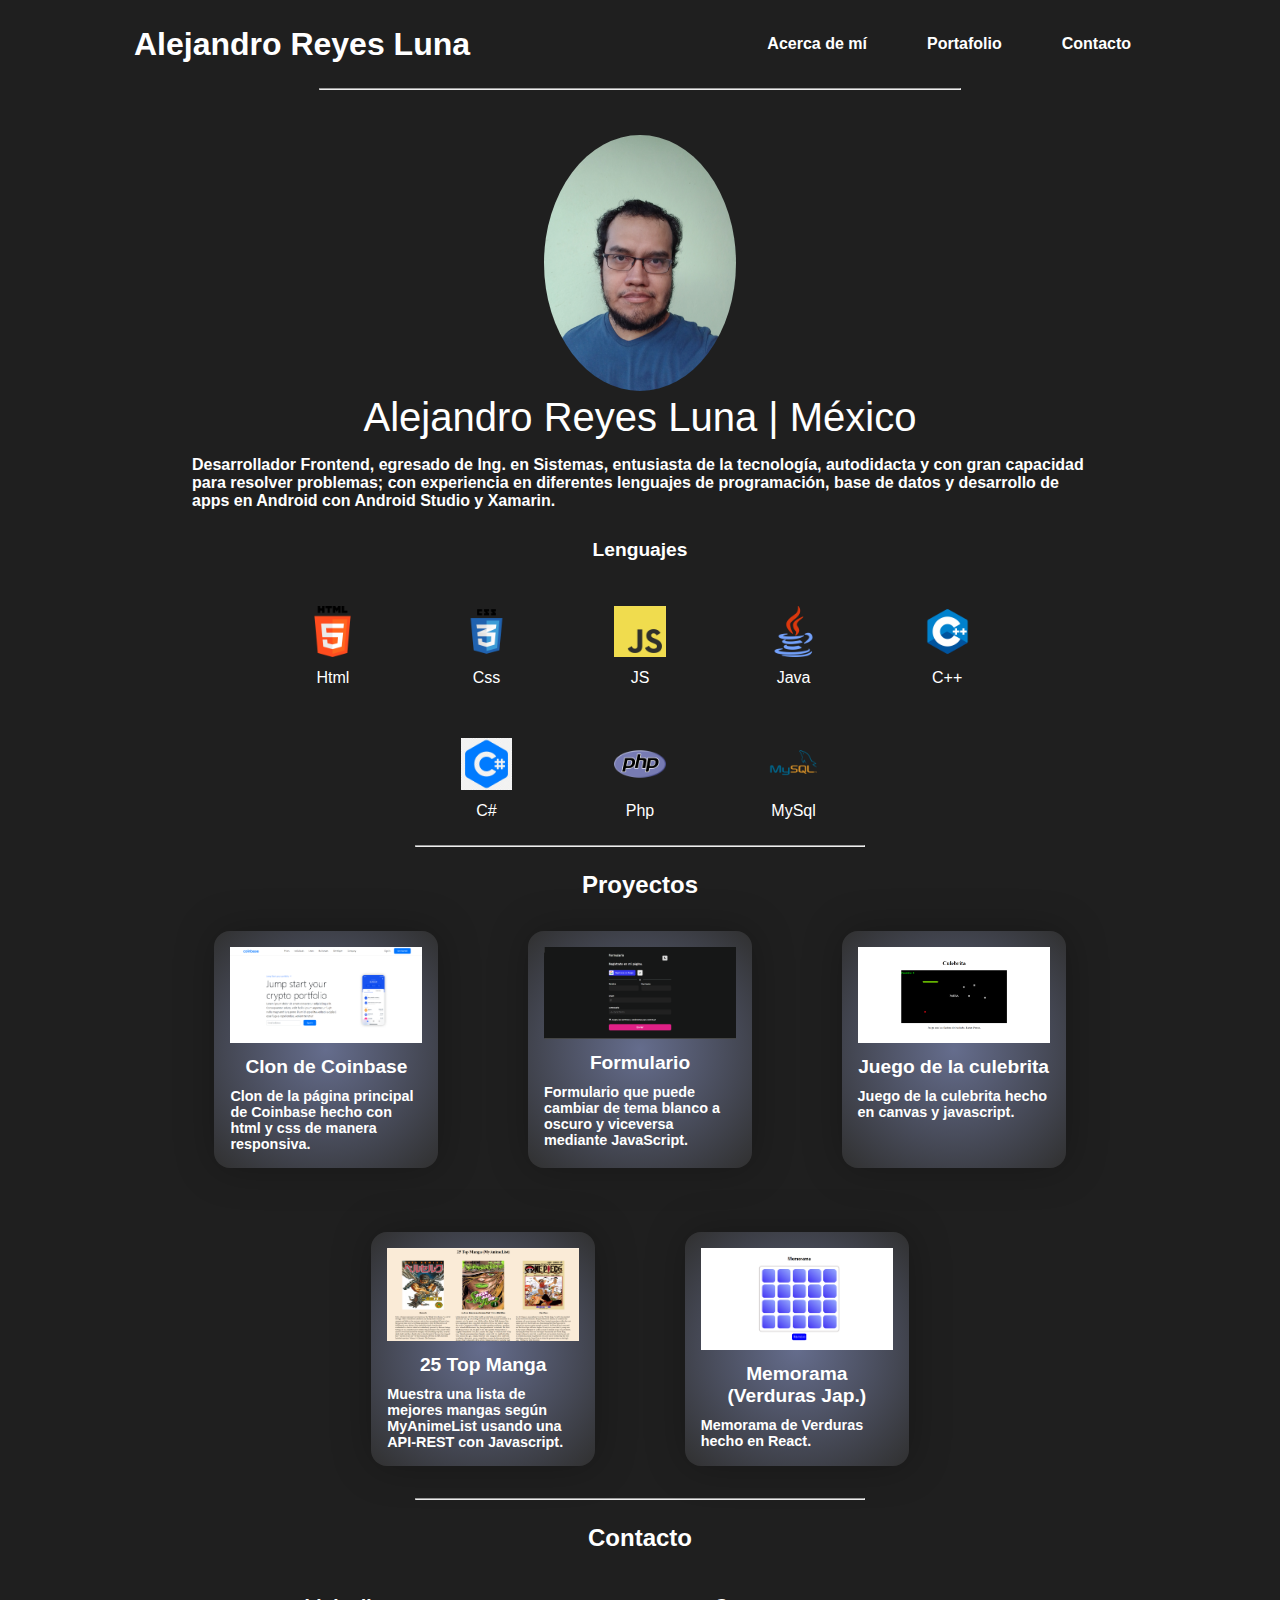
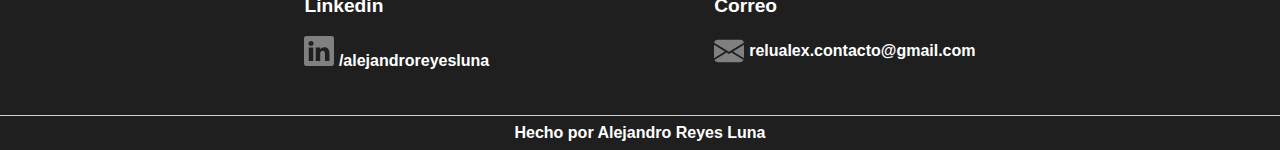
<file: index.html>
<!DOCTYPE html>
<html lang="es">
<head>
    <meta charset="UTF-8">
    <meta http-equiv="X-UA-Compatible" content="IE=edge">
    <meta name="viewport" content="width=device-width, initial-scale=1.0">
    <link href="https://cdn.jsdelivr.net/npm/bootstrap@5.2.3/dist/css/bootstrap.min.css" rel="stylesheet" integrity="sha384-rbsA2VBKQhggwzxH7pPCaAqO46MgnOM80zW1RWuH61DGLwZJEdK2Kadq2F9CUG65" crossorigin="anonymous">
    <link rel="stylesheet" href="css/index.css">
    <title>Alejandro Reyes Luna | Portfolio</title>
</head>
<body>
    <div class="menu-lista" id="menu-lista">
        <div class="cerrar" id="cerrar" onclick="cerrar()">
            <svg xmlns="http://www.w3.org/2000/svg" width="32" height="32" fill="currentColor" class="bi bi-x" viewBox="0 0 16 16">
                <path d="M4.646 4.646a.5.5 0 0 1 .708 0L8 7.293l2.646-2.647a.5.5 0 0 1 .708.708L8.707 8l2.647 2.646a.5.5 0 0 1-.708.708L8 8.707l-2.646 2.647a.5.5 0 0 1-.708-.708L7.293 8 4.646 5.354a.5.5 0 0 1 0-.708z"/>
            </svg>
        </div>
        <ul class="list-menu">
            <li><a class="element-menu" href="#pdatos">Acerca de mí</a></li>
            <li><a class="element-menu" href="#proy">Portafolio</a></li>
            <li><a class="element-menu" href="#contacto">Contacto</a></li>
        </ul>
    </div>
    <header>
        <h1>Alejandro Reyes Luna</h1>
        <nav>
            <ul class="list-menu">
                <li><a href="#pdatos">Acerca de mí</a></li>
                <li><a href="#proy">Portafolio</a></li>
                <li><a href="#contacto">Contacto</a></li>
            </ul>
        </nav>
        <div class="menu">
            <svg xmlns="http://www.w3.org/2000/svg" onclick="desplegarMenu()" width="16" height="16" fill="currentColor" class="bi bi-list" viewBox="0 0 16 16">
                <path fill-rule="evenodd" d="M2.5 12a.5.5 0 0 1 .5-.5h10a.5.5 0 0 1 0 1H3a.5.5 0 0 1-.5-.5zm0-4a.5.5 0 0 1 .5-.5h10a.5.5 0 0 1 0 1H3a.5.5 0 0 1-.5-.5zm0-4a.5.5 0 0 1 .5-.5h10a.5.5 0 0 1 0 1H3a.5.5 0 0 1-.5-.5z"/>
            </svg>
        </div>
    </header>
    <hr/>
    <main>
        <div class="pdatos" id="pdatos">
            <div class="pdatos-img">
                <img src="assets/img-index/yoporolo.png" alt="Foto de perfil">
            </div>
            <div class="pdatos-npe">
                <span class="pdatos-npe--nombre">Alejandro Reyes Luna | México</span>
                <!--<span class="pdatos-npe--pais">México </span> -->
                <!--<span class="pdatos-npe--edad">|32 años</span> -->
            </div>
            <div class="pdatos-descripcion">
                <p>Desarrollador Frontend, egresado de Ing. en Sistemas, entusiasta de la tecnología, autodidacta y con gran capacidad para resolver problemas; con experiencia en diferentes lenguajes de programación, base de datos y desarrollo de apps en Android con Android Studio y Xamarin.</p>
            </div>
            <div class="lengcontainer">
                <h3 class="tituloLeng">Lenguajes</h3>
                <div class="pdatos-lengua">
                    <div class="boton_slide left" onclick="clickOnLeft()">
                        <button class="boton_left"><</button>
                    </div>
                    <div class="logos">
                        <div class="pdatos-lengua--desc html5">
                            <div class="lenguage-img">
                                <img src="assets/img-index/html5.png" alt="Html5">
                            </div>
                            <span class="desc-leng">Html</span>
                        </div>
                        <div class="pdatos-lengua--desc css3">
                            <div class="lenguage-img">
                                <img src="assets/img-index/css3.png" alt="Css3">
                            </div>
                            <span class="desc-leng">Css</span>
                        </div>
                        <div class="pdatos-lengua--desc javascript">
                            <div class="lenguage-img">
                                <img src="assets/img-index/JavaScript.png" alt="JavaScript">
                            </div>
                            <span class="desc-leng">JS</span>
                        </div>
                        <div class="pdatos-lengua--desc java">
                            <div class="lenguage-img">
                                <img src="assets/img-index/226777.png" alt="Java">
                            </div>
                            <span class="desc-leng">Java</span>
                        </div>
                        <div class="pdatos-lengua--desc cplusplus">
                            <div class="lenguage-img">
                                <img src="assets/img-index/c (1).png" alt="Java">
                            </div>
                            <span class="desc-leng">C++</span>
                        </div>
                        <div class="pdatos-lengua--desc csharp">
                            <div class="lenguage-img">
                                <img src="assets/img-index/c1.png" alt="Java">
                            </div>
                            <span class="desc-leng">C#</span>
                        </div>
                        <div class="pdatos-lengua--desc php">
                            <div class="lenguage-img">
                                <img src="assets/img-index/php.png" alt="Java">
                            </div>
                            <span class="desc-leng">Php</span>
                        </div>
                        <div class="pdatos-lengua--desc mysql">
                            <div class="lenguage-img">
                                <img src="assets/img-index/mysql.png" alt="Java">
                            </div>
                            <span class="desc-leng">MySql</span>
                        </div>
                    </div>
                    <div class="boton_slide right" onclick="clickOnRight()">
                        <button class="boton_right">></button>
                    </div>
                </div>
            </div>
        </div>
        <hr/>
        <div class="proy" id="proy">
            <h2>Proyectos</h2>
            <div class="proy-cuadros">
                <div class="proy-cuadros--cuadro cuadro-1">
                    <div class="cuadros--items">
                        <img src="assets/img-index/coin.png" alt="Proy1">
                        <h3>Clon de Coinbase</h3>
                        <p class="descripcion">Clon de la página principal de Coinbase hecho con html y css de manera responsiva.</p>
                    </div>
                </div>
                <div class="proy-cuadros--cuadro cuadro-2">
                    <div class="cuadros--items">
                        <img src="assets/img-index/form.png" alt="Proy2">
                        <h3>Formulario</h3>
                        <p class="descripcion">Formulario que puede cambiar de tema blanco a oscuro y viceversa mediante JavaScript.</p>
                    </div>
                </div>
                <div class="proy-cuadros--cuadro cuadro-3">
                    <div class="cuadros--items">
                        <img src="assets/img-index/culebrin.png" alt="Proy3">
                        <h3>Juego de la culebrita</h3>
                        <p class="descripcion">Juego de la culebrita hecho en canvas y javascript.</p>
                    </div>
                </div>
                <div class="proy-cuadros--cuadro cuadro-4">
                    <div class="cuadros--items">
                        <img src="assets/img-index/manga.png" alt="Proy4">
                        <h3>25 Top Manga</h3>
                        <p class="descripcion">Muestra una lista de mejores mangas según MyAnimeList usando una API-REST con Javascript.</p>
                    </div>
                </div>
                <div class="proy-cuadros--cuadro cuadro-5">
                    <div class="cuadros--items">
                        <img src="assets/img-index/memo.png" alt="Proy5">
                    <h3>Memorama (Verduras Jap.)</h3>
                    <p class="descripcion">Memorama de Verduras hecho en React.</p>
                    </div>
                </div>
            </div>
        </div>
        <hr/>
        <div class="contacto" id="contacto">
            <h2>Contacto</h2>
            <div class="contacto-con">
                <div class="contacto-con--item">
                    <h3>Linkedin</h3>
                    <a href="https://www.linkedin.com/in/alejandro-reyes-luna-04109b256">
                        <svg xmlns="http://www.w3.org/2000/svg" width="16" height="16" fill="currentColor" class="bi bi-linkedin" viewBox="0 0 16 16">
                            <path d="M0 1.146C0 .513.526 0 1.175 0h13.65C15.474 0 16 .513 16 1.146v13.708c0 .633-.526 1.146-1.175 1.146H1.175C.526 16 0 15.487 0 14.854V1.146zm4.943 12.248V6.169H2.542v7.225h2.401zm-1.2-8.212c.837 0 1.358-.554 1.358-1.248-.015-.709-.52-1.248-1.342-1.248-.822 0-1.359.54-1.359 1.248 0 .694.521 1.248 1.327 1.248h.016zm4.908 8.212V9.359c0-.216.016-.432.08-.586.173-.431.568-.878 1.232-.878.869 0 1.216.662 1.216 1.634v3.865h2.401V9.25c0-2.22-1.184-3.252-2.764-3.252-1.274 0-1.845.7-2.165 1.193v.025h-.016a5.54 5.54 0 0 1 .016-.025V6.169h-2.4c.03.678 0 7.225 0 7.225h2.4z"/>
                        </svg>
                        <span>/alejandroreyesluna</span>
                    </a>
                </div>
                <div class="contacto-con--item">
                    <h3>Correo</h3>
                    <div class="correo">
                        <svg xmlns="http://www.w3.org/2000/svg" width="16" height="16" fill="currentColor" class="bi bi-envelope-fill" viewBox="0 0 16 16">
                            <path d="M.05 3.555A2 2 0 0 1 2 2h12a2 2 0 0 1 1.95 1.555L8 8.414.05 3.555ZM0 4.697v7.104l5.803-3.558L0 4.697ZM6.761 8.83l-6.57 4.027A2 2 0 0 0 2 14h12a2 2 0 0 0 1.808-1.144l-6.57-4.027L8 9.586l-1.239-.757Zm3.436-.586L16 11.801V4.697l-5.803 3.546Z"/>
                        </svg>
                        <a href="mailto:relualex.contacto@gmail.com"><span>relualex.contacto@gmail.com</span></a>
                    </div>
                </div>
            </div>
        </div>
    </main>
    <footer>
        <p>Hecho por Alejandro Reyes Luna</p>
    </footer>
</body>
<script defer src="js/index.js"></script>
</html>
</file>
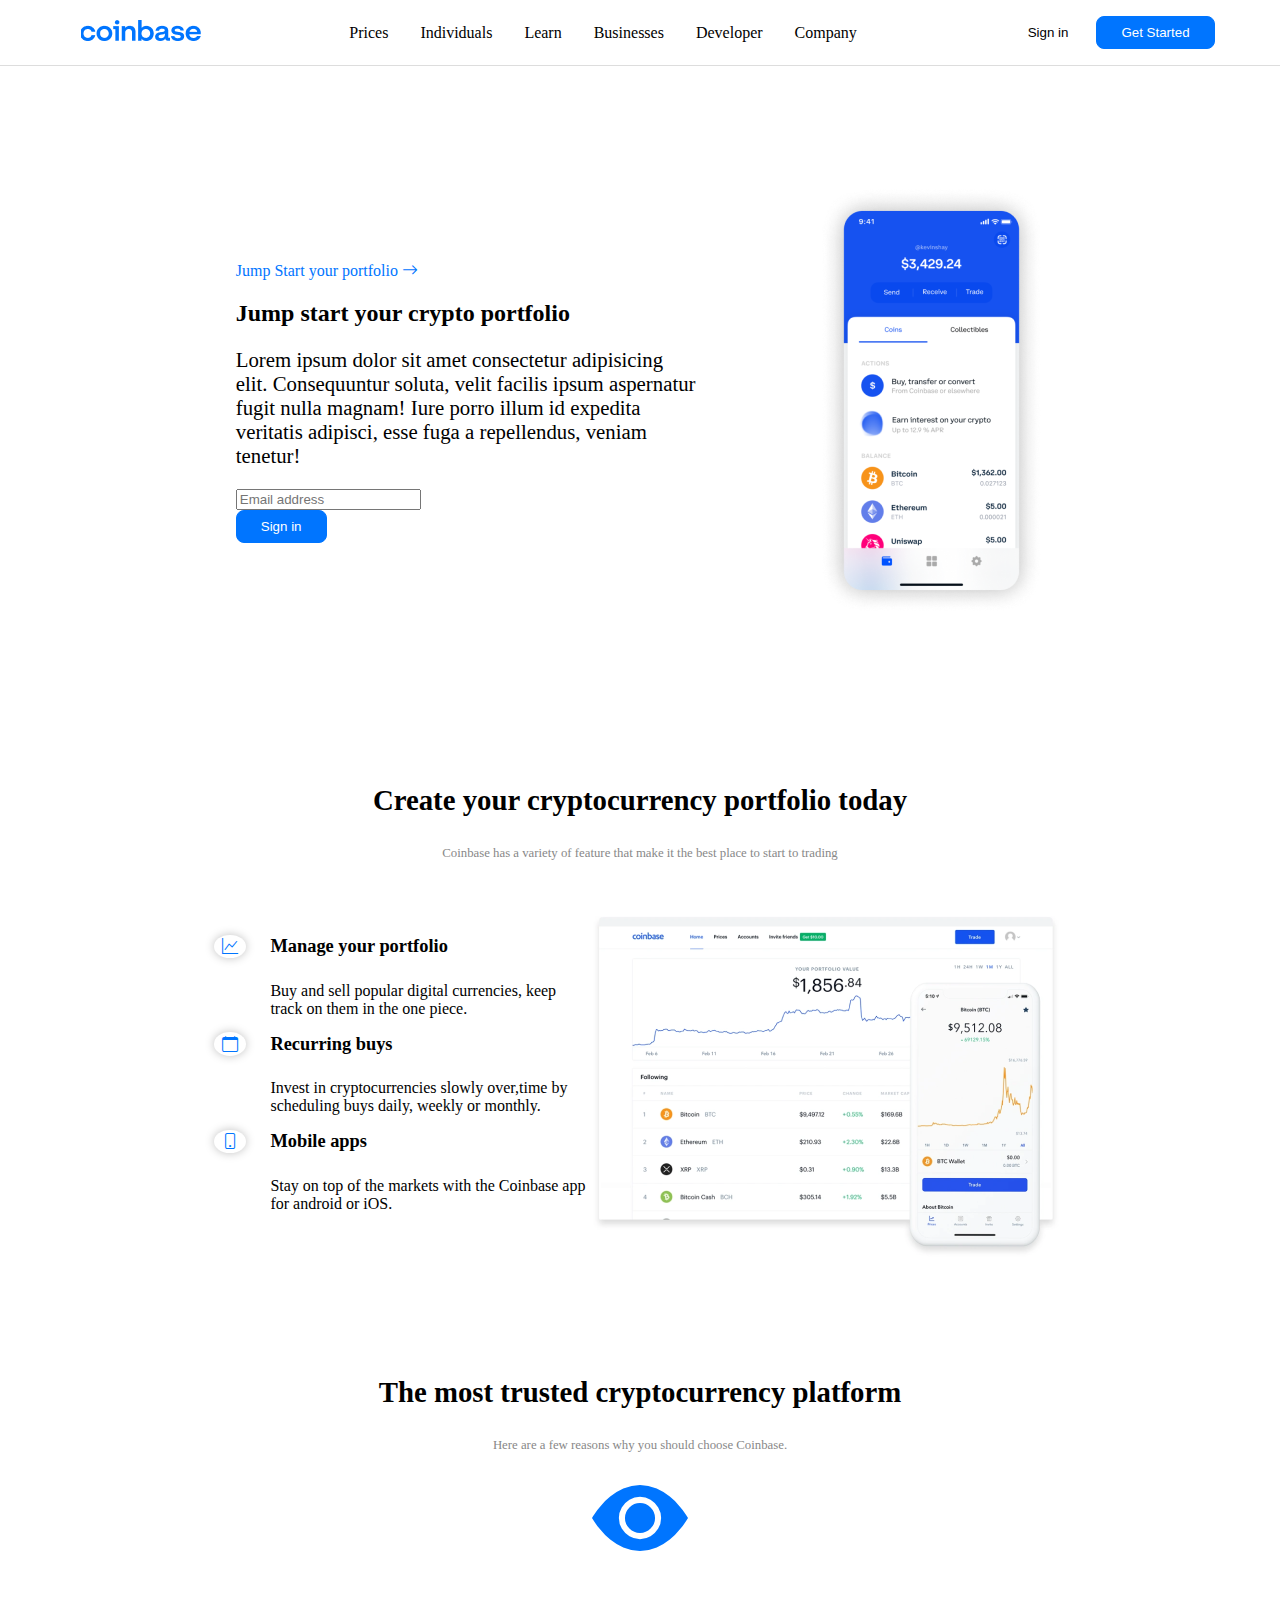
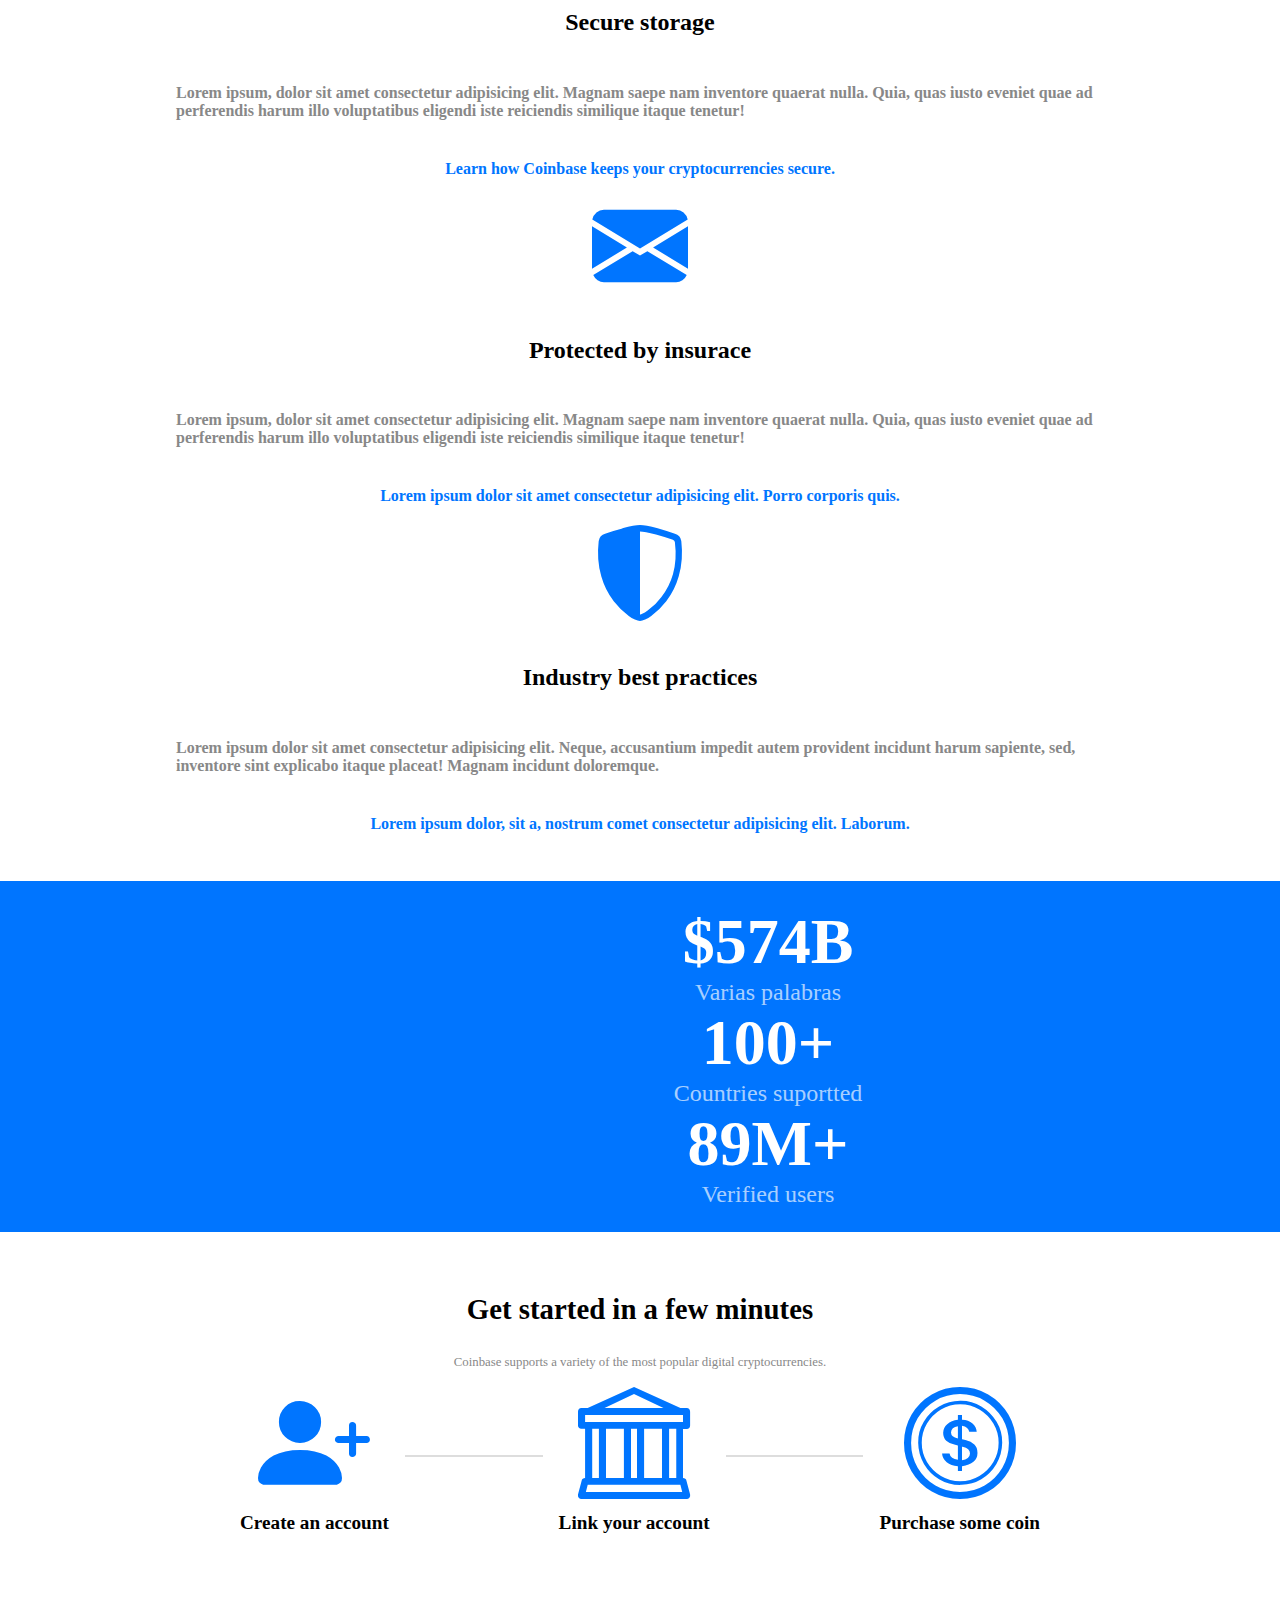
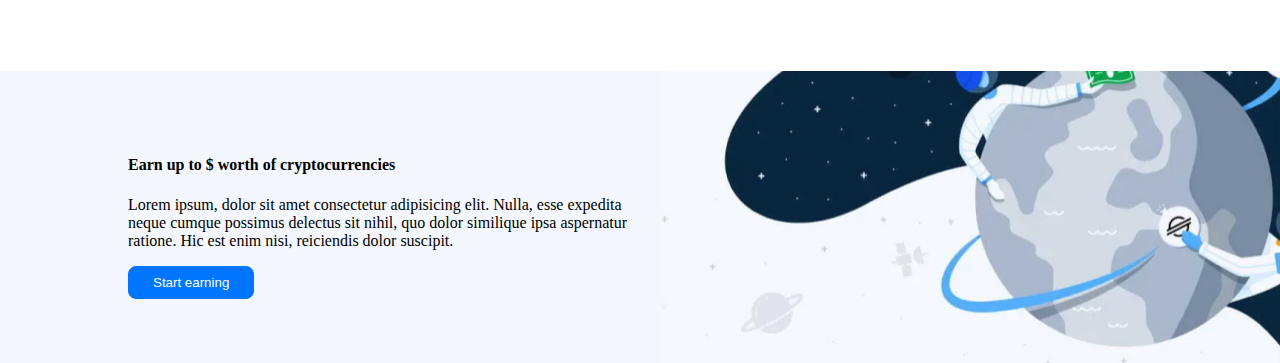
<file: html/index.html>
<!DOCTYPE html>
<html lang="en">
<head>
    <meta charset="UTF-8">
    <meta name="viewport" content="width=device-width, initial-scale=1.0">
    <link href="https://cdn.jsdelivr.net/npm/bootstrap@5.2.0-beta1/dist/css/bootstrap.min.css" rel="stylesheet" integrity="sha384-0evHe/X+R7YkIZDRvuzKMRqM+OrBnVFBL6DOitfPri4tjfHxaWutUpFmBp4vmVor" crossorigin="anonymous">
    <link rel="stylesheet" href="https://cdn.jsdelivr.net/npm/bootstrap-icons@1.8.3/font/bootstrap-icons.css">
    <link rel="stylesheet" href="../css/estilos.css">
    <title>Final</title>
</head>
<body>
   <nav class="nav">
        <div class="logo">
            <a href="#">
                <img src="../assets/img/logo.png" alt="logo" >
            </a>
        </div>
        <div class="menu d-none d-lg-flex">
            <ul class="main-menu">
                <li> <a href="#"> Prices</a></li>
                <li><a href="#">Individuals</a></li>
                <li><a href="#">Learn</a></li>
                <li><a href="#">Businesses</a></li>
                <li><a href="#">Developer</a></li>
                <li><a href="#">Company</a></li>
            </ul>
        </div>
        <div class="get-started">
            <button class="btn-sec">Sign in</button>
            <button class="btn-main">Get Started</button>
        </div>
   </nav>
   <section class="sec-home">
        <div class="home-cta">
            <div class="cta-text">
                <span>Jump Start your portfolio</span>
                <i class="bi bi-arrow-right"></i>
            </div>
            <h2 class="home-title display-2">Jump start your crypto portfolio</h2>
            <p>Lorem ipsum dolor sit amet consectetur adipisicing elit. Consequuntur soluta, velit facilis ipsum aspernatur fugit nulla magnam! Iure porro illum id expedita veritatis adipisci, esse fuga a repellendus, veniam tenetur!</p>
            <div class="lead-magnet row align-items-center">
                <div class="col">
                    <input type="text" name="" id="" class="form-control" placeholder="Email address">
                </div>
                <div class="col">
                    <button class="btn-main">Sign in</button>
                </div>
            </div>
        </div>
        <div class="home-img">
            <img src="../assets/img/wallet.png" alt="wallet">
        </div>
   </section>
   <section class="sec-features">
    <div class="intro">
        <h3>Create your cryptocurrency portfolio today</h3>
        <p>Coinbase has a variety of feature that make it the best place to start to trading</p>
    </div>
    <div class="features">
        <div class="text">
            <div class="feature">
                <span class="icon-sm">
                    <i class="bi bi-graph-up"></i>
                </span>
                <div class="description">
                    <h4 class="description-title">Manage your portfolio</h4>
                    <p class="description-text">Buy and sell popular digital currencies, keep track on them in the one piece.</p>
                </div>
            </div>
            <div class="feature">
                <span class="icon-sm">
                    <i class="bi bi-calendar"></i>
                </span>
                <div class="description">
                    <h4 class="description-title">Recurring buys</h4>
                    <p class="description-text">Invest in cryptocurrencies slowly over,time by scheduling buys daily, weekly or monthly.</p>
                </div>
            </div>
            <div class="feature">
                <span class="icon-sm">
                    <i class="bi bi-phone"></i>
                </span>
                <div class="description">
                    <h4 class="description-title">Mobile apps</h4>
                    <p class="description-text">Stay on top of the markets with the Coinbase app for android or iOS.</p>
                </div>
            </div>
        </div>
        <div class="image">
            <img src="../assets/img/chart.png" alt="chart">
        </div>
    </div>
   </section>
   <section class="sec-benefits">
    <div class="intro">
        <h3>The most trusted cryptocurrency platform</h3>
        <p>Here are a few reasons why you should choose Coinbase.</p>
    </div>
    <div class="benefits-cards row">
        <div class="benefit col-lg">
            <i class="bi bi-eye-fill icon"></i>
            <div class="description">
                <h4 class="title">Secure storage</h4>
                <p class="text">Lorem ipsum, dolor sit amet consectetur adipisicing elit. Magnam saepe nam inventore quaerat nulla. Quia, quas iusto eveniet quae ad perferendis harum illo voluptatibus eligendi iste reiciendis similique itaque tenetur!</p>
            </div>
            <p class="cta">Learn how Coinbase keeps your cryptocurrencies secure.</p>
        </div>
        <div class="benefit col-lg">
            <i class="bi bi-envelope-fill icon"></i>
            <div class="description">
                <h4 class="title">Protected by insurace</h4>
                <p class="text">Lorem ipsum, dolor sit amet consectetur adipisicing elit. Magnam saepe nam inventore quaerat nulla. Quia, quas iusto eveniet quae ad perferendis harum illo voluptatibus eligendi iste reiciendis similique itaque tenetur!</p>
            </div>
            <p class="cta">Lorem ipsum dolor sit amet consectetur adipisicing elit. Porro corporis quis.</p>
        </div>
        <div class="benefit col-lg">
            <i class="bi bi-shield-shaded icon"></i>
            <div class="description">
                <h4 class="title">Industry best practices</h4>
                <p class="text">Lorem ipsum dolor sit amet consectetur adipisicing elit. Neque, accusantium impedit autem provident incidunt harum sapiente, sed, inventore sint explicabo itaque placeat! Magnam incidunt doloremque.</p>
            </div>
            <p class="cta">Lorem ipsum dolor, sit a, nostrum comet consectetur adipisicing elit. Laborum.</p>
        </div>
    </div>
   </section>
   <section class="sec-kpis row">
        <div class="kpi col-lg">
            <span class="number">$574B</span>
            <span class="desc">Varias palabras</span>
        </div>
        <div class="kpi col-lg">
            <span class="number">100+</span>
            <span class="desc">Countries suportted</span>
        </div>
        <div class="kpi col-lg">
            <span class="number">89M+</span>
            <span class="desc">Verified users</span>
        </div>
   </section>
   <section class="sec-onboarding">
        <div class="intro">
            <h3>Get started in a few minutes</h3>
            <p>Coinbase supports a variety of the most popular digital cryptocurrencies.</p>
        </div> 
        <div class="steps">
            <div class="icon-desc">
                <i class="bi bi-person-plus-fill icon"></i>
                <h4 class="title">Create an account</h4>
            </div>
            <div class="step-separator"></div>
            <div class="icon-desc">
                <i class="bi bi-bank icon"></i>
                <h4 class="title">Link your account</h4>
            </div>
            <div class="step-separator"></div>
            <div class="icon-desc">
                <i class="bi bi-coin icon"></i>
                <h4 class="title">Purchase some coin</h4>
            </div>
        </div>


   </section>
   <section class="sec-footer-cta">
    <div class="footer-cta">
        <h4 class="title">Earn up to $ worth of cryptocurrencies</h4>
        <p class="cta-description">Lorem ipsum, dolor sit amet consectetur adipisicing elit. Nulla, esse expedita neque cumque possimus delectus sit nihil, quo dolor similique ipsa aspernatur ratione. Hic est enim nisi, reiciendis dolor suscipit.</p>
        <button class="btn-main">Start earning</button>
    </div>
   </section>
</body>
<script src="https://cdn.jsdelivr.net/npm/bootstrap@5.2.0-beta1/dist/js/bootstrap.bundle.min.js" integrity="sha384-pprn3073KE6tl6bjs2QrFaJGz5/SUsLqktiwsUTF55Jfv3qYSDhgCecCxMW52nD2" crossorigin="anonymous"></script>
</html>
</file>
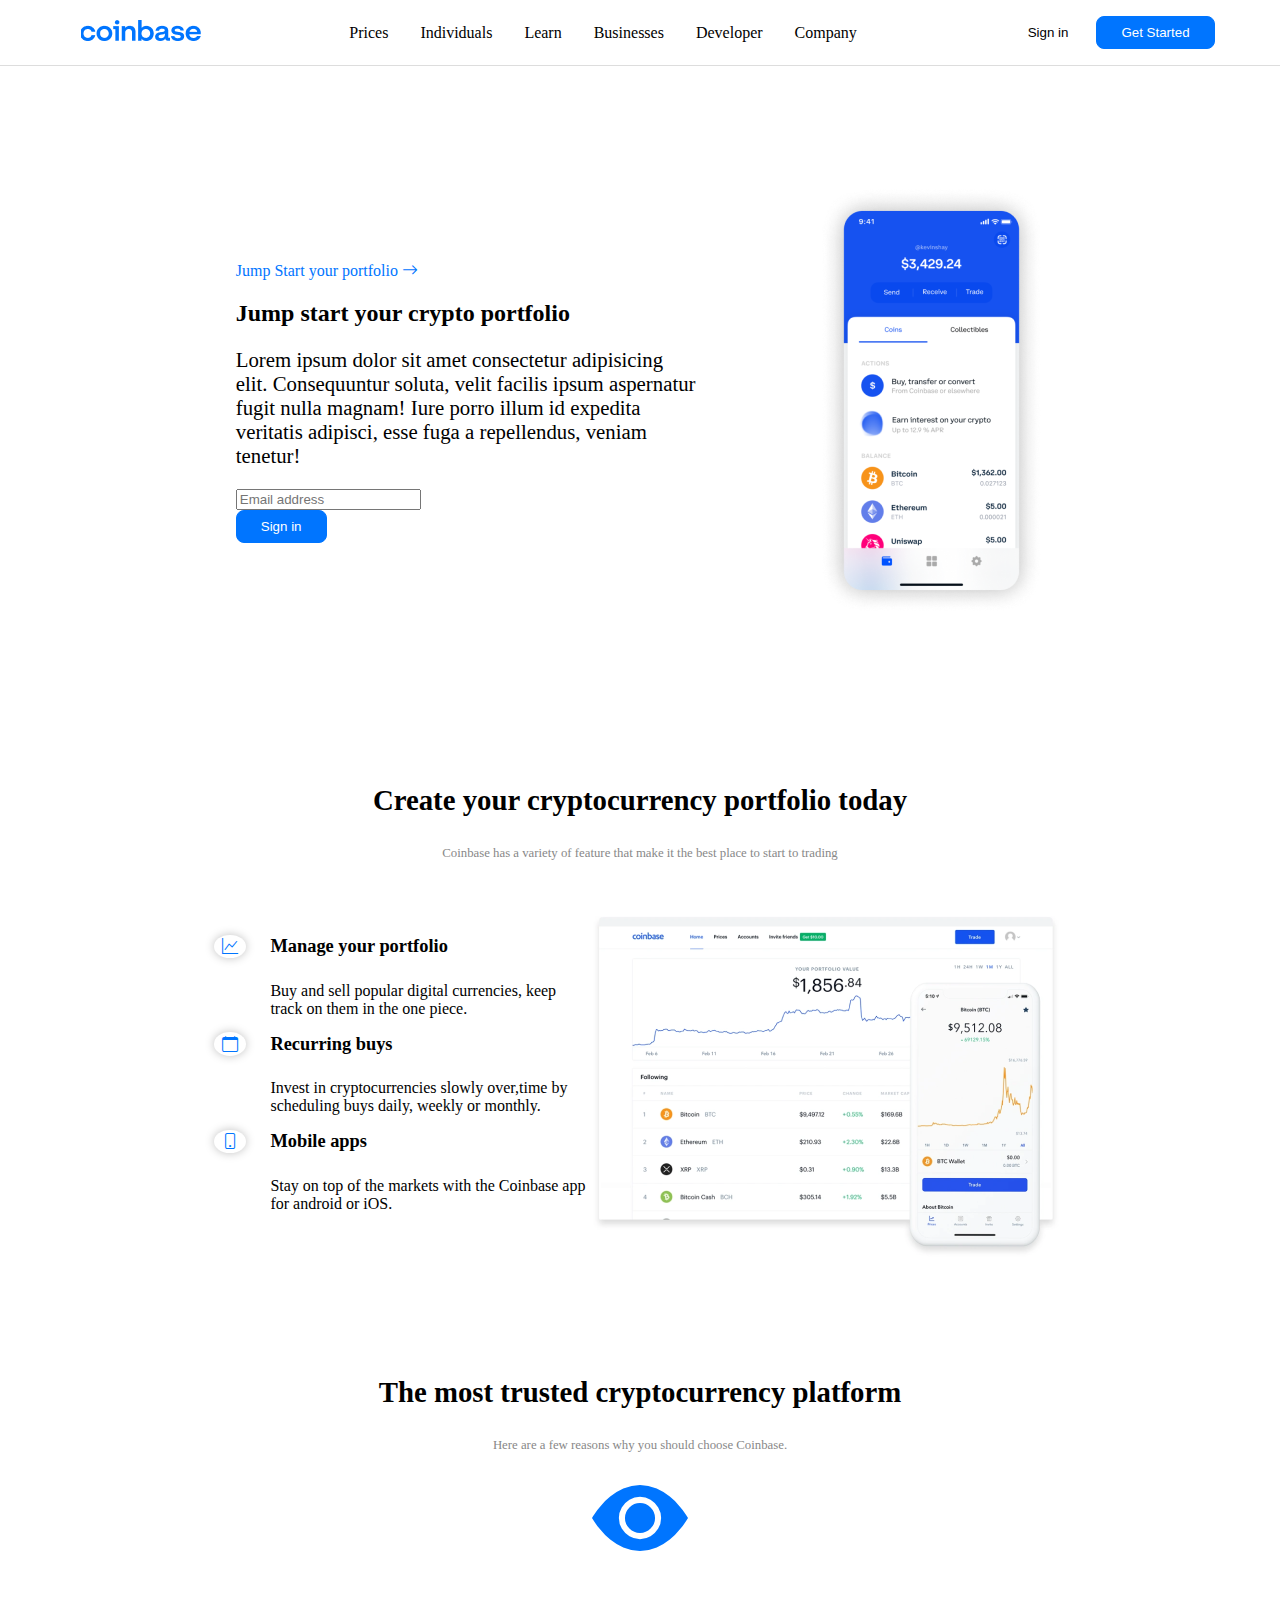
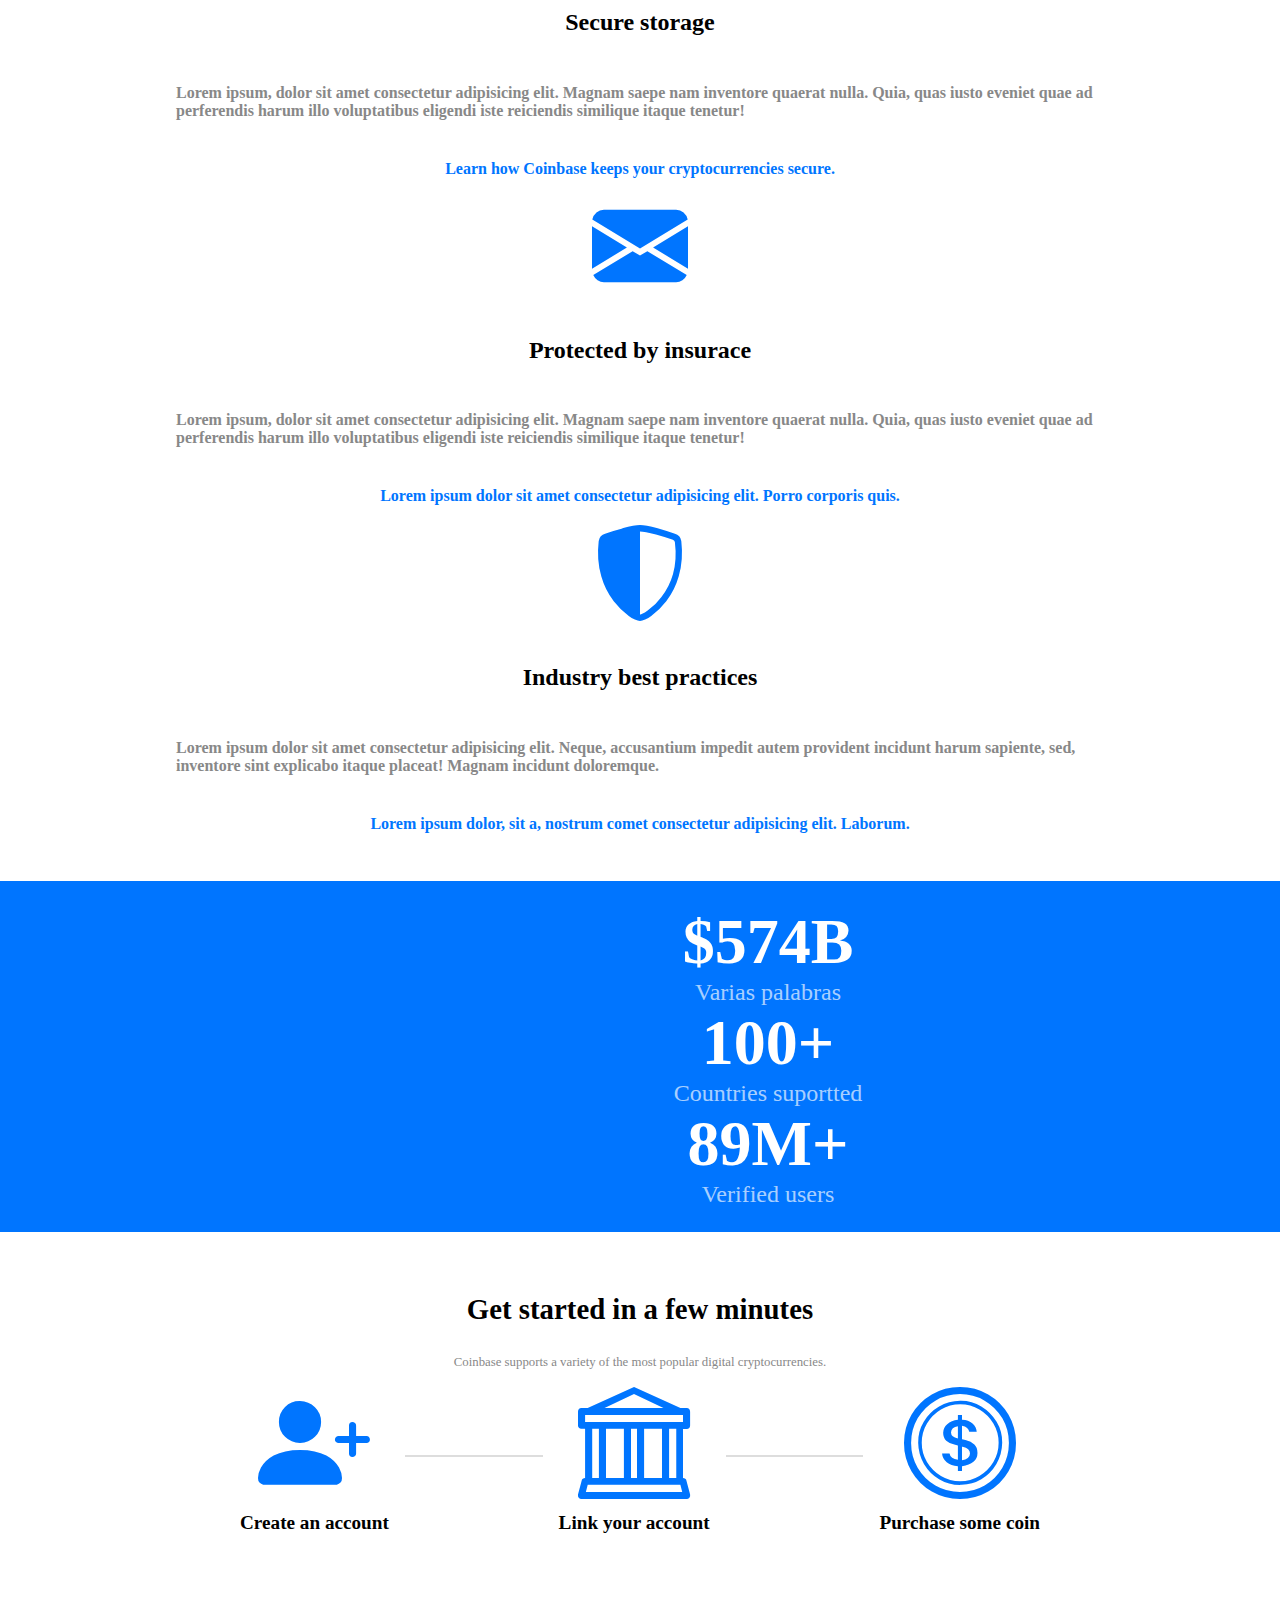
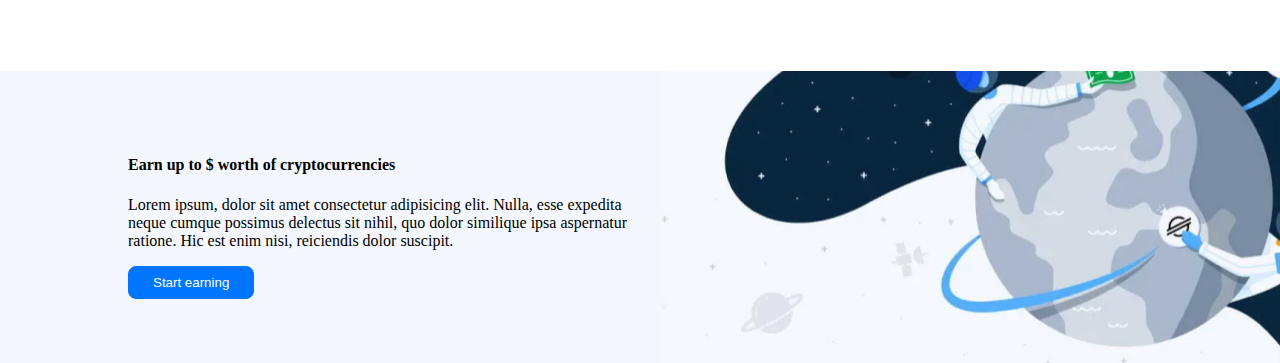
<file: html/copy-coin/index.html>
<!DOCTYPE html>
<html lang="en">
<head>
    <meta charset="UTF-8">
    <meta name="viewport" content="width=device-width, initial-scale=1.0">
    <link href="https://cdn.jsdelivr.net/npm/bootstrap@5.2.0-beta1/dist/css/bootstrap.min.css" rel="stylesheet" integrity="sha384-0evHe/X+R7YkIZDRvuzKMRqM+OrBnVFBL6DOitfPri4tjfHxaWutUpFmBp4vmVor" crossorigin="anonymous">
    <link rel="stylesheet" href="https://cdn.jsdelivr.net/npm/bootstrap-icons@1.8.3/font/bootstrap-icons.css">
    <link rel="stylesheet" href="css/estilos.css">
    <title>Final</title>
</head>
<body>
   <nav class="nav">
        <div class="logo">
            <a href="#">
                <img src="assets/img/logo.png" alt="logo" >
            </a>
        </div>
        <div class="menu d-none d-lg-flex">
            <ul class="main-menu">
                <li> <a href="#"> Prices</a></li>
                <li><a href="#">Individuals</a></li>
                <li><a href="#">Learn</a></li>
                <li><a href="#">Businesses</a></li>
                <li><a href="#">Developer</a></li>
                <li><a href="#">Company</a></li>
            </ul>
        </div>
        <div class="get-started">
            <button class="btn-sec">Sign in</button>
            <button class="btn-main">Get Started</button>
        </div>
   </nav>
   <section class="sec-home">
        <div class="home-cta">
            <div class="cta-text">
                <span>Jump Start your portfolio</span>
                <i class="bi bi-arrow-right"></i>
            </div>
            <h2 class="home-title display-2">Jump start your crypto portfolio</h2>
            <p>Lorem ipsum dolor sit amet consectetur adipisicing elit. Consequuntur soluta, velit facilis ipsum aspernatur fugit nulla magnam! Iure porro illum id expedita veritatis adipisci, esse fuga a repellendus, veniam tenetur!</p>
            <div class="lead-magnet row align-items-center">
                <div class="col">
                    <input type="text" name="" id="" class="form-control" placeholder="Email address">
                </div>
                <div class="col">
                    <button class="btn-main">Sign in</button>
                </div>
            </div>
        </div>
        <div class="home-img">
            <img src="assets/img/wallet.png" alt="wallet">
        </div>
   </section>
   <section class="sec-features">
    <div class="intro">
        <h3>Create your cryptocurrency portfolio today</h3>
        <p>Coinbase has a variety of feature that make it the best place to start to trading</p>
    </div>
    <div class="features">
        <div class="text">
            <div class="feature">
                <span class="icon-sm">
                    <i class="bi bi-graph-up"></i>
                </span>
                <div class="description">
                    <h4 class="description-title">Manage your portfolio</h4>
                    <p class="description-text">Buy and sell popular digital currencies, keep track on them in the one piece.</p>
                </div>
            </div>
            <div class="feature">
                <span class="icon-sm">
                    <i class="bi bi-calendar"></i>
                </span>
                <div class="description">
                    <h4 class="description-title">Recurring buys</h4>
                    <p class="description-text">Invest in cryptocurrencies slowly over,time by scheduling buys daily, weekly or monthly.</p>
                </div>
            </div>
            <div class="feature">
                <span class="icon-sm">
                    <i class="bi bi-phone"></i>
                </span>
                <div class="description">
                    <h4 class="description-title">Mobile apps</h4>
                    <p class="description-text">Stay on top of the markets with the Coinbase app for android or iOS.</p>
                </div>
            </div>
        </div>
        <div class="image">
            <img src="assets/img/chart.png" alt="chart">
        </div>
    </div>
   </section>
   <section class="sec-benefits">
    <div class="intro">
        <h3>The most trusted cryptocurrency platform</h3>
        <p>Here are a few reasons why you should choose Coinbase.</p>
    </div>
    <div class="benefits-cards row">
        <div class="benefit col-lg">
            <i class="bi bi-eye-fill icon"></i>
            <div class="description">
                <h4 class="title">Secure storage</h4>
                <p class="text">Lorem ipsum, dolor sit amet consectetur adipisicing elit. Magnam saepe nam inventore quaerat nulla. Quia, quas iusto eveniet quae ad perferendis harum illo voluptatibus eligendi iste reiciendis similique itaque tenetur!</p>
            </div>
            <p class="cta">Learn how Coinbase keeps your cryptocurrencies secure.</p>
        </div>
        <div class="benefit col-lg">
            <i class="bi bi-envelope-fill icon"></i>
            <div class="description">
                <h4 class="title">Protected by insurace</h4>
                <p class="text">Lorem ipsum, dolor sit amet consectetur adipisicing elit. Magnam saepe nam inventore quaerat nulla. Quia, quas iusto eveniet quae ad perferendis harum illo voluptatibus eligendi iste reiciendis similique itaque tenetur!</p>
            </div>
            <p class="cta">Lorem ipsum dolor sit amet consectetur adipisicing elit. Porro corporis quis.</p>
        </div>
        <div class="benefit col-lg">
            <i class="bi bi-shield-shaded icon"></i>
            <div class="description">
                <h4 class="title">Industry best practices</h4>
                <p class="text">Lorem ipsum dolor sit amet consectetur adipisicing elit. Neque, accusantium impedit autem provident incidunt harum sapiente, sed, inventore sint explicabo itaque placeat! Magnam incidunt doloremque.</p>
            </div>
            <p class="cta">Lorem ipsum dolor, sit a, nostrum comet consectetur adipisicing elit. Laborum.</p>
        </div>
    </div>
   </section>
   <section class="sec-kpis row">
        <div class="kpi col-lg">
            <span class="number">$574B</span>
            <span class="desc">Varias palabras</span>
        </div>
        <div class="kpi col-lg">
            <span class="number">100+</span>
            <span class="desc">Countries suportted</span>
        </div>
        <div class="kpi col-lg">
            <span class="number">89M+</span>
            <span class="desc">Verified users</span>
        </div>
   </section>
   <section class="sec-onboarding">
        <div class="intro">
            <h3>Get started in a few minutes</h3>
            <p>Coinbase supports a variety of the most popular digital cryptocurrencies.</p>
        </div> 
        <div class="steps">
            <div class="icon-desc">
                <i class="bi bi-person-plus-fill icon"></i>
                <h4 class="title">Create an account</h4>
            </div>
            <div class="step-separator"></div>
            <div class="icon-desc">
                <i class="bi bi-bank icon"></i>
                <h4 class="title">Link your account</h4>
            </div>
            <div class="step-separator"></div>
            <div class="icon-desc">
                <i class="bi bi-coin icon"></i>
                <h4 class="title">Purchase some coin</h4>
            </div>
        </div>


   </section>
   <section class="sec-footer-cta">
    <div class="footer-cta">
        <h4 class="title">Earn up to $ worth of cryptocurrencies</h4>
        <p class="cta-description">Lorem ipsum, dolor sit amet consectetur adipisicing elit. Nulla, esse expedita neque cumque possimus delectus sit nihil, quo dolor similique ipsa aspernatur ratione. Hic est enim nisi, reiciendis dolor suscipit.</p>
        <button class="btn-main">Start earning</button>
    </div>
   </section>
</body>
<script src="https://cdn.jsdelivr.net/npm/bootstrap@5.2.0-beta1/dist/js/bootstrap.bundle.min.js" integrity="sha384-pprn3073KE6tl6bjs2QrFaJGz5/SUsLqktiwsUTF55Jfv3qYSDhgCecCxMW52nD2" crossorigin="anonymous"></script>
</html>
</file>
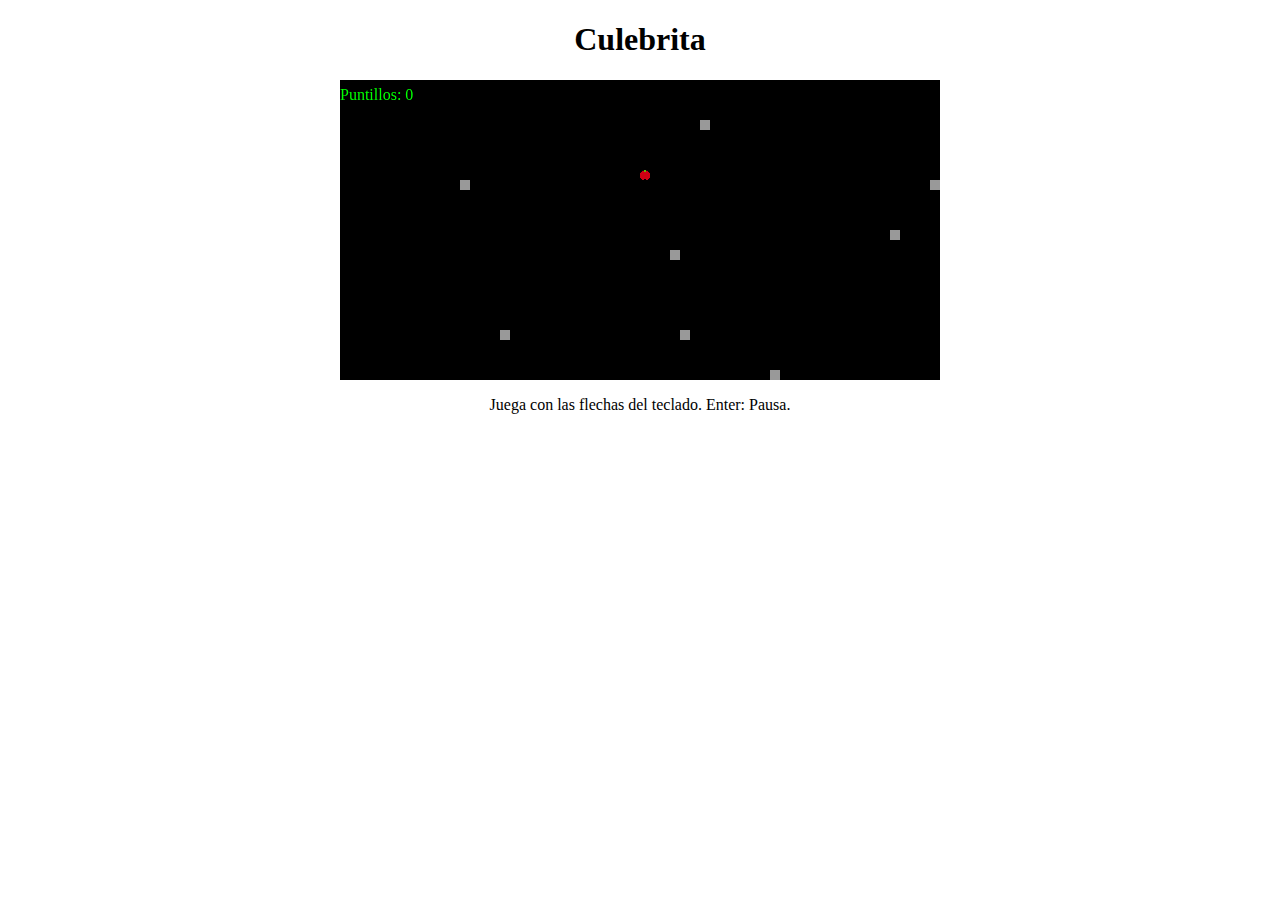
<file: html/culebrin/index.html>
<!DOCTYPE html>
<html>
<head>
	<title>Culebrita</title>
</head>
<body>
	<h1 style="text-align: center;">Culebrita</h1>
	
		<canvas id="canvas" width="600" height="300" style="background:#999; margin: 0 auto; display: block; width: 600px; height: 300px" >Tu navegador no soporta canvas. Usa uno más reciente</canvas>
	<p style="text-align: center;">Juega con las flechas del teclado. Enter: Pausa.</p>
	<script type="text/javascript" src="js/game.js"></script>
</body>
</html>
</file>
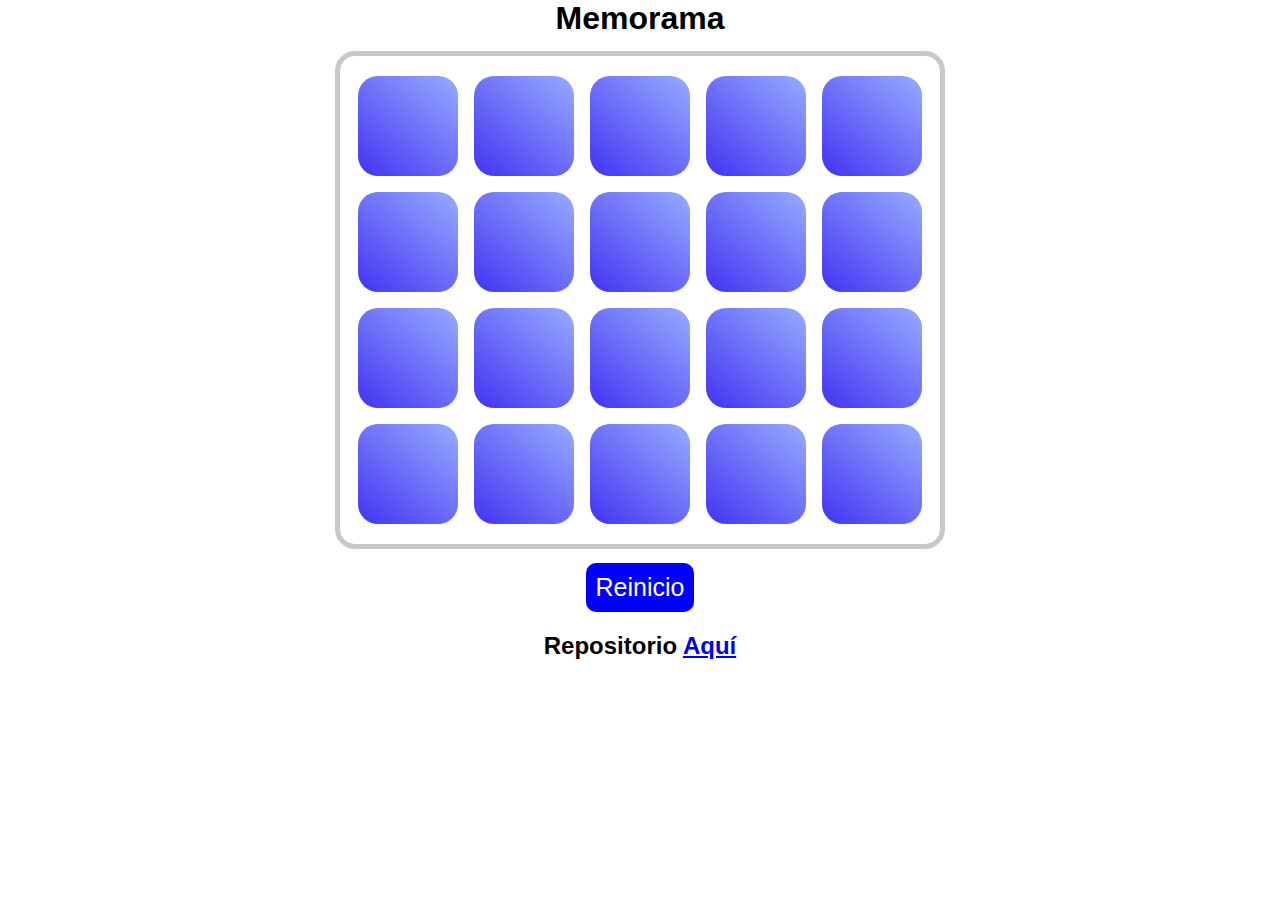
<file: html/memo-react/index.html>
<!doctype html><html lang="es"><head><meta charset="utf-8"/><link rel="icon" href="./favicon.ico"/><meta name="viewport" content="width=device-width,initial-scale=1"/><meta name="theme-color" content="#000000"/><meta name="description" content="Web site created using create-react-app"/><link rel="apple-touch-icon" href="./logo192.png"/><link rel="manifest" href="./manifest.json"/><title>Memo React App</title><script defer="defer" src="./static/js/main.716843a2.js"></script><link href="./static/css/main.0ff96ecf.css" rel="stylesheet"></head><body><noscript>You need to enable JavaScript to run this app.</noscript><div id="root"></div><h2 style="text-align: center;">Repositorio <a href="https://github.com/Alexrldev/memo">Aquí</a></h2></body></html>
</file>
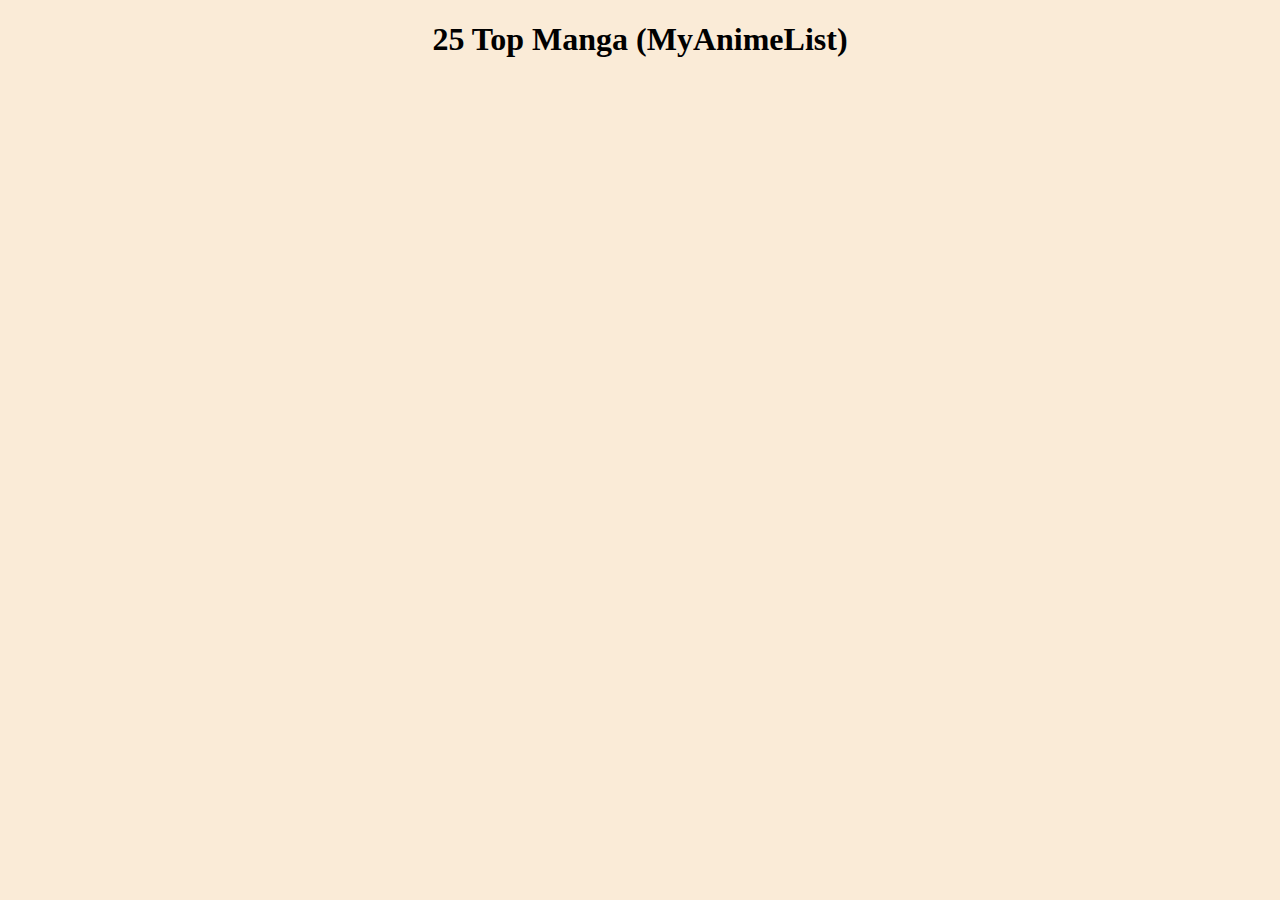
<file: html/top-man/index.html>
<!DOCTYPE html>
<html lang="en">
<head>
    <meta charset="UTF-8">
    <meta http-equiv="X-UA-Compatible">
    <meta name="viewport" content="width=device-width, initial-scale=1.0">
    <link rel="stylesheet" href="css/estilos.css">
    <script src="js/index.js"></script>
    <title>Top 25 Manga</title>
</head>
<body>
    <h1>25 Top Manga (MyAnimeList)</h1>
    <main>
        <div id="spinner" class="spinner"><span></span>
        </div>
    </main>
</body>
</html>
</file>
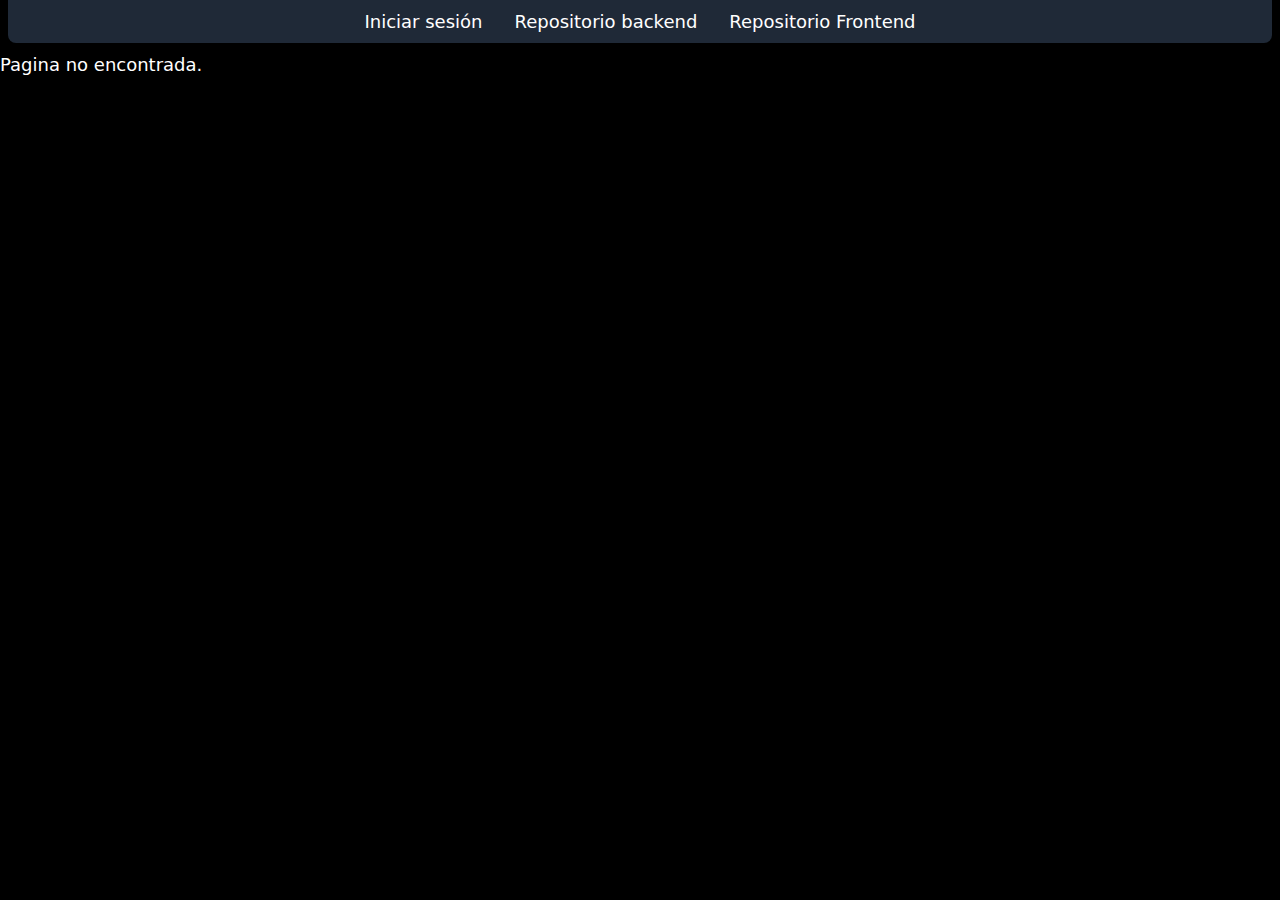
<file: html/trivia/index.html>
<!doctype html>
<html lang="es">
  <head>
    <meta charset="UTF-8" />
    <meta name="viewport" content="width=device-width, initial-scale=1.0" />
    <title>Trivia</title>
    <script type="module" crossorigin src="./assets/index-Bzn_eYbF.js"></script>
    <link rel="stylesheet" crossorigin href="./assets/index-sFrAVxXl.css">
  </head>
  <body>
    <div id="root"></div>
  </body>
</html>
</file>
<file: css/index.css>
html, body
{
    margin: 0;
    padding: 0;
}

.menu-lista
{
    display: block;
    right: 100vw;
    position: fixed;
    z-index: 3;
    width: 100%;
    height: 100%;
    background-color:rgb(84, 84, 84);
    transition: all 1s ease;
}

.menu-lista .list-menu
{
    display: flex;
    flex-direction: column;
    /* height: 100%; */
    align-items: center;
    margin-top: 3.5em;
    padding: 0;
}

.menu-lista .list-menu li
{
    margin: .5em 0;
    transition: none;
}

.menu-lista .list-menu li:hover
{
    background-color: white;
}

.menu-lista .list-menu li a
{
    color: white;
}

.menu-lista .cerrar
{
    position: absolute;
    right: 7vw;
    top: 2em;
}

.menu
{
    display: none;
}

h2
{
    font-weight: bold;
}

h3
{
    font-size: 1.2em;
    font-weight: bold;
}

body
{
    font-family: "Arial";
    font-weight: bold;
    color: white;
    /*height: 100vh;*/
    background:rgb(31, 31, 31);
   /* background: linear-gradient(to bottom, #ff0000b0, white);*/
    background-repeat: no-repeat;
}

header
{
    display: flex;
    justify-content: center;
    align-items: center;
    justify-content: space-around;
}
header h1
{
    color: white;
    text-align: center;
    margin: 2vw;
}

.menu .bi-list
{
    display: none;
}

.list-menu
{
    text-decoration: none;
    margin: 0;
}

.list-menu li
{
    display: inline;
    font-weight: bold;
    margin-right: 2vw;
    padding: 15px;
    border-radius: 30px;
    cursor: pointer;
    transition: all 1s;
}

.list-menu li a
{
    text-decoration: none;
    color: white;
}

.list-menu li:hover
{
    background-color: rgba(186, 1, 1, 0.622);
    /*background-color: aliceblue;*/
    transition: all 1s;
}

hr
{
    margin: 0 auto;
    width: 50%;
}

main
{
    margin: 5vh 15vw;
}

.pdatos
{
    display: flex;
    flex-direction: column;
    align-items: center;
    overflow: hidden;
}

.pdatos .pdatos-img
{
}

.pdatos .pdatos-img img
{
    border-radius: 50%;
    width: 15vw;
}

.pdatos .pdatos-npe
{
    font-size: 2.5em;
    font-weight:normal;
}

.pdatos .pdatos-npe span
{

}

.lengcontainer
{
    display: flex;
    flex-direction: column;
    align-items: center;
    position: relative;
    left: 0;
}

.tituloLeng
{
    margin-top: 1vw;
}

.pdatos-lengua
{
    display: flex;
    flex-wrap: wrap;
    justify-content: center;
}

.pdatos-lengua .boton_slide
{
    display: none;
}

.pdatos-lengua .logos
{
    display: flex;
    flex-wrap: wrap;
    justify-content: center;
}

.pdatos-lengua--desc
{
    display: flex;
    flex-direction: column;
    align-items: center;
    text-align: center;
    padding: 2vw;
    /*width: 4.6em;*/
}

.pdatos-lengua--desc .lenguage-img
{
    margin-bottom: 0.5em;
    width: 8vw;
}

.pdatos-lengua--desc span
{
    font-weight: 100;
    font-size: 1em;
}
.pdatos-lengua--desc .lenguage-img img
{
    width: 50%;
}

.proy
{
    margin-top: 1.5em;
}

.proy h2
{
    text-align: center;
    margin-bottom: 0;
}

.proy-cuadros
{
    display: flex;    
    justify-content: center;
    flex-wrap: wrap;
    gap: 10%;
}

.proy-cuadros .proy-cuadros--cuadro
{
    width: 25%;
    background: radial-gradient(circle, rgb(101, 109, 141) 0%, rgb(48, 48, 48) 100%);
    /*background-color: #575757;*/
    margin: 2em 0;
    border-radius: 1em;
    text-align: center;
    box-shadow: 1px 0px 40px 0px rgba(0,0,0,0.25);
    transition: all .5s;
    cursor: pointer;
}

.proy-cuadros .proy-cuadros--cuadro:hover
{
    transform: translateY(-.5em);
    box-shadow: 1px 8px 40px 0px rgba(0,0,0,0.25);
}

.proy-cuadros .proy-cuadros--cuadro img
{
    width: 100%;
}

.proy-cuadros .proy-cuadros--cuadro .cuadros--items
{
    margin: 1em;
}

.proy-cuadros .proy-cuadros--cuadro .cuadros--items h3
{
    margin: .5em 0;
}

.proy-cuadros .proy-cuadros--cuadro .descripcion
{
    margin-top: .5em;
    font-size: .9em;
    text-align: left;
}

.contacto h2
{
    text-align: center;
    margin: 1em 0;
}

.contacto .contacto-con
{
    display: flex;
    justify-content: space-around;
}

.contacto .contacto-con .contacto-con--item .correo
{
    display: flex;
    align-items: center;
}

.contacto .contacto-con .contacto-con--item a
{
    text-decoration: none;
    color: white;
}

.contacto .contacto-con .contacto-con--item .correo svg
{
    margin-right: 5px;
}

.contacto .contacto-con .contacto-con--item .bi
{
    height: 30px;
    width: 30px;
    color: gray;
}

footer
{
    border-top: solid 1px rgb(207, 207, 207);
    text-align: center;
}

footer p
{
    margin: .5em 0;
}

@media screen and (max-width:960px) 
{
    header h1
    {
        margin: 0.7em 0 0.7em 2vw;
        font-size: 1.5em;
    }

    .pdatos .pdatos-npe span    
    {
        font-size: .8em;
    }

    .proy-cuadros
    {
        flex-direction: column;
    }

    .proy-cuadros .proy-cuadros--cuadro
    {
        width: 100%;
    }
}

@media screen and (max-width:720px) 
{
    nav
    {
        display: none;
    }

    .menu
    {
        display: block;
    }
    
    .menu .bi-list
    {
        display: block;
        color: white;
        width: 2em;
        height: 2em;
    }

    main
    {
        margin-top: 1em;
    }

    .pdatos .pdatos-npe span
    {
        font-size: 0.52em;
    }

    .pdatos-lengua
    {
        flex-direction: row;
        flex-wrap: nowrap;
        align-items: center;
        width: 100%;
        overflow: hidden;
        position: relative;
    }
    .pdatos-lengua .boton_slide
    {
        display: block;
        height: 9vh;
    }

    .pdatos-lengua .logos
    {
        /* flex-direction: row; */
        right: 0;
        flex-wrap: nowrap;
        position: relative;
        transition: all 1s ease;
    }

    .pdatos-lengua .boton_slide
    {
        z-index: 2;
    }
    .pdatos-lengua .boton_slide button
    {
        border: none;
        background-color: white;
        opacity: 0.2;
        height: inherit;
    }

    .pdatos-lengua .left
    {
        position: relative;
        left: 2vw;
    }
    .pdatos-lengua .right
    {
        position: relative;
        right: 66vw;
    }

    .pdatos-lengua--desc
    {
        padding: 2vw 1px;
        max-width: 8em;
    }
    .pdatos-lengua--desc .lenguage-img
    {
        margin-bottom: 0.5em;
        width: 16vw;
    }
}

@media screen and (max-width:576px) 
{
    h1
    {
        font-size: 1.5em;
        margin-left: 1em;
    }    
    h3
    {
        font-size: 1em;
    }

    .pdatos-lengua .left
    {
        position: relative;
        left:4.5vw;
    }

    .pdatos-lengua .right
    {
        right: 68vw;
    }
    
    .contacto .contacto-con
    {
        flex-direction: column;
        gap: 1em;
    }

    .menu-lista .list-menu li:hover
    {
        transition: none;
        background-color: transparent;
    }

    .contacto .contacto-con .contacto-con--item .bi
    {
        width: 1em;
    }
    .contacto .contacto-con .contacto-con--item span
    {
        font-size: .8em;
        font-weight: 100;
    }
}

@media screen and (max-width:420px) 
{
    header h1
    {
        font-size: 1.2em;
    }

    .menu .bi-list
    {
        width: 1.4em;
        height: 1.4em;
    }

    .pdatos .pdatos-npe span
    {
        font-size: .4em;
    }
    .pdatos-lengua .left
    {
        left:5vw;
    }
    .pdatos-lengua .right
    {
        right: 71.5vw;
    }
}
</file>
<file: css/estilos.css>
.btn-main, .btn-sec, .btn-sec-s, .btn-main-s {
  background-color: #0075FF;
  color: white;
  border-radius: 8px;
  border: 1px solid #0075FF;
  padding: 0.5rem 1.5rem;
}
.btn-main:hover, .btn-sec:hover, .btn-sec-s:hover, .btn-main-s:hover {
  background-color: white;
  color: #0075FF;
}
.btn-main-s {
  font-size: 0.75rem;
  padding: 0.1rem 1rem;
}

.btn-sec, .btn-sec-s {
  color: black;
  background-color: transparent;
  border: none;
}
.btn-sec:hover, .btn-sec-s:hover {
  color: #888;
}
.btn-sec-s {
  font-size: 0.75rem;
  padding: 0.1rem 1rem;
}

.main-menu li {
  font-size: 1rem;
  list-style: none;
  display: inline;
}
.main-menu li a {
  color: black;
  text-decoration: none;
}
.main-menu li a:hover {
  text-decoration: underline;
}

.icon-sm i {
  font-size: 1rem;
  font-weight: bolder;
  color: #0075FF;
  box-shadow: 0 0 10px rgba(0, 0, 0, 0.2509803922);
  border-radius: 50%;
  padding: 0.2rem 0.5rem;
}

.benefit {
  display: flex;
  flex-direction: column;
  align-items: center;
}
.benefit .icon {
  color: #0075FF;
  font-size: 6rem;
}
.benefit .description {
  display: flex;
  flex-direction: column;
  align-items: center;
}
.benefit .description .title {
  font-size: 1.5rem;
}
.benefit .description .text {
  color: #888;
  font-weight: 600;
}
.benefit .cta {
  color: #0075FF;
  font-weight: 600;
  margin-top: 1.5rem;
  text-align: center;
}

.icon-desc {
  display: flex;
  flex-direction: column;
  align-items: center;
}
.icon-desc .icon {
  color: #0075FF;
  font-size: 7rem;
  padding: 0;
}
.icon-desc .title {
  margin-top: 0;
  font-size: 1.2rem;
  font-weight: 600;
}

body {
  padding: 0;
  margin: 0;
}

ul {
  padding: 0;
  margin: 0;
}

.nav {
  display: flex;
  justify-content: space-around;
  align-items: center;
  width: 100%;
  border-bottom: solid 1px #ddd;
  padding: 1rem 0.5rem;
}

.main-menu {
  display: flex;
  gap: 2.5vw;
}

.sec-home {
  justify-content: space-around;
  padding: 2rem 3rem;
  margin: 0 10vw;
  display: flex;
  padding-top: 7.5rem;
  padding-bottom: 6.5rem;
  align-items: center;
}
.sec-home .home-cta {
  width: 50%;
}
.sec-home .home-cta .cta-text {
  color: #0075FF;
}
.sec-home .home-cta p {
  font-size: 1.3rem;
}

.sec-features, .sec-onboarding, .sec-benefits {
  padding: 2rem 3rem;
  margin: 0 10vw;
  display: flex;
  justify-content: center;
  flex-direction: column;
}
.sec-features .intro, .sec-features .sec-onboarding, .sec-onboarding .intro, .sec-onboarding .sec-onboarding, .sec-features .sec-benefits, .sec-onboarding .sec-benefits, .sec-benefits .intro, .sec-benefits .sec-onboarding, .sec-benefits .sec-benefits {
  text-align: center;
}
.sec-features .intro h3, .sec-features .sec-onboarding h3, .sec-onboarding .intro h3, .sec-onboarding .sec-onboarding h3, .sec-features .sec-benefits h3, .sec-onboarding .sec-benefits h3, .sec-benefits .intro h3, .sec-benefits .sec-onboarding h3, .sec-benefits .sec-benefits h3 {
  font-size: 1.8rem;
}
.sec-features .intro p, .sec-features .sec-onboarding p, .sec-onboarding .intro p, .sec-onboarding .sec-onboarding p, .sec-features .sec-benefits p, .sec-onboarding .sec-benefits p, .sec-benefits .intro p, .sec-benefits .sec-onboarding p, .sec-benefits .sec-benefits p {
  font-size: 0.8rem;
  color: #888;
}
.sec-features .features, .sec-onboarding .features, .sec-benefits .features {
  display: flex;
  flex-direction: row;
  justify-content: center;
  align-items: center;
  margin-top: 1.5rem;
}
.sec-features .features .text, .sec-onboarding .features .text, .sec-benefits .features .text {
  padding: 1rem 0 2rem 0;
  max-width: 40%;
}
.sec-features .features .text .feature, .sec-onboarding .features .text .feature, .sec-benefits .features .text .feature {
  display: flex;
  flex-direction: row;
  align-items: baseline;
  gap: 1.5rem;
}
.sec-features .features .text .feature .description, .sec-onboarding .features .text .feature .description, .sec-benefits .features .text .feature .description {
  align-items: normal;
}
.sec-features .features .text .feature .description .description-title, .sec-onboarding .features .text .feature .description .description-title, .sec-benefits .features .text .feature .description .description-title {
  font-size: 1.15rem;
  margin-top: 0;
}
.sec-features .features .text .feature .description .description-text, .sec-onboarding .features .text .feature .description .description-text, .sec-benefits .features .text .feature .description .description-text {
  font-size: 1rem;
}
.sec-features .features .image img, .sec-onboarding .features .image img, .sec-benefits .features .image img {
  padding-top: 0.5rem;
}

.sec-kpis {
  width: 100%;
  background-color: #0075FF;
  color: white;
  padding: 1.5rem 8rem;
  margin: 0;
}
.sec-kpis .kpi {
  display: flex;
  flex-direction: column;
  align-items: center;
}
.sec-kpis .kpi .number {
  font-size: 4rem;
  font-weight: 600;
}
.sec-kpis .kpi .desc {
  font-size: 1.5rem;
  color: rgba(255, 255, 255, 0.6666666667);
}

.sec-onboarding .steps {
  padding: 0 4rem 5rem 4rem;
  display: flex;
  align-items: center;
  justify-content: center;
}
.sec-onboarding .steps .step-separator {
  margin: -1.8rem 1rem 0 1rem;
  flex: 1;
  border-top: 2px solid #ddd;
}

.sec-footer-cta {
  background-color: #f4f8fe;
  background-image: url("../assets/img/bg.png");
  background-repeat: no-repeat;
  background-position: 100%;
  padding: 4rem 8rem;
}
.sec-footer-cta .footer-cta {
  width: 50%;
}
.sec-footer-cta .footer-cta .cta-title {
  font-size: 3rem;
}
.sec-footer-cta .footer-cta .cta-description {
  font-size: 1rem;
}

@media (max-width: 768px) {
  .nav .get-started .btn-sec {
    display: none;
  }
  .sec-onboarding .steps {
    flex-direction: column;
  }
  .sec-home {
    padding: 3rem 0;
    width: 80%;
  }
  .sec-home .home-img {
    display: none;
  }
  .sec-home .home-cta {
    width: 100%;
  }
  .sec-home .home-cta .home-title {
    font-size: 2rem;
  }
  .sec-home .home-cta p {
    font-size: 1rem;
  }
  .sec-home .home-cta .lead-magnet {
    gap: 1rem;
  }
  .sec-features, .sec-benefits, .sec-onboarding {
    padding: 0;
  }
  .sec-features .features .text, .sec-benefits .features .text, .sec-onboarding .features .text {
    max-width: 100%;
  }
  .sec-features .features .image, .sec-benefits .features .image, .sec-onboarding .features .image {
    display: none;
  }
  .sec-kpis {
    text-align: center;
  }
  .sec-onboarding {
    margin-top: 2rem;
  }
  .sec-footer-cta {
    padding: 2rem 5rem;
    background-image: none;
  }
  .sec-footer-cta .footer-cta {
    width: 100%;
    text-align: center;
  }
}

/*# sourceMappingURL=estilos.css.map */
</file>
<file: html/copy-coin/css/estilos.css>
.btn-main, .btn-sec, .btn-sec-s, .btn-main-s {
  background-color: #0075FF;
  color: white;
  border-radius: 8px;
  border: 1px solid #0075FF;
  padding: 0.5rem 1.5rem;
}
.btn-main:hover, .btn-sec:hover, .btn-sec-s:hover, .btn-main-s:hover {
  background-color: white;
  color: #0075FF;
}
.btn-main-s {
  font-size: 0.75rem;
  padding: 0.1rem 1rem;
}

.btn-sec, .btn-sec-s {
  color: black;
  background-color: transparent;
  border: none;
}
.btn-sec:hover, .btn-sec-s:hover {
  color: #888;
}
.btn-sec-s {
  font-size: 0.75rem;
  padding: 0.1rem 1rem;
}

.main-menu li {
  font-size: 1rem;
  list-style: none;
  display: inline;
}
.main-menu li a {
  color: black;
  text-decoration: none;
}
.main-menu li a:hover {
  text-decoration: underline;
}

.icon-sm i {
  font-size: 1rem;
  font-weight: bolder;
  color: #0075FF;
  box-shadow: 0 0 10px rgba(0, 0, 0, 0.2509803922);
  border-radius: 50%;
  padding: 0.2rem 0.5rem;
}

.benefit {
  display: flex;
  flex-direction: column;
  align-items: center;
}
.benefit .icon {
  color: #0075FF;
  font-size: 6rem;
}
.benefit .description {
  display: flex;
  flex-direction: column;
  align-items: center;
}
.benefit .description .title {
  font-size: 1.5rem;
}
.benefit .description .text {
  color: #888;
  font-weight: 600;
}
.benefit .cta {
  color: #0075FF;
  font-weight: 600;
  margin-top: 1.5rem;
  text-align: center;
}

.icon-desc {
  display: flex;
  flex-direction: column;
  align-items: center;
}
.icon-desc .icon {
  color: #0075FF;
  font-size: 7rem;
  padding: 0;
}
.icon-desc .title {
  margin-top: 0;
  font-size: 1.2rem;
  font-weight: 600;
}

body {
  padding: 0;
  margin: 0;
}

ul {
  padding: 0;
  margin: 0;
}

.nav {
  display: flex;
  justify-content: space-around;
  align-items: center;
  width: 100%;
  border-bottom: solid 1px #ddd;
  padding: 1rem 0.5rem;
}

.main-menu {
  display: flex;
  gap: 2.5vw;
}

.sec-home {
  justify-content: space-around;
  padding: 2rem 3rem;
  margin: 0 10vw;
  display: flex;
  padding-top: 7.5rem;
  padding-bottom: 6.5rem;
  align-items: center;
}
.sec-home .home-cta {
  width: 50%;
}
.sec-home .home-cta .cta-text {
  color: #0075FF;
}
.sec-home .home-cta p {
  font-size: 1.3rem;
}

.sec-features, .sec-onboarding, .sec-benefits {
  padding: 2rem 3rem;
  margin: 0 10vw;
  display: flex;
  justify-content: center;
  flex-direction: column;
}
.sec-features .intro, .sec-features .sec-onboarding, .sec-onboarding .intro, .sec-onboarding .sec-onboarding, .sec-features .sec-benefits, .sec-onboarding .sec-benefits, .sec-benefits .intro, .sec-benefits .sec-onboarding, .sec-benefits .sec-benefits {
  text-align: center;
}
.sec-features .intro h3, .sec-features .sec-onboarding h3, .sec-onboarding .intro h3, .sec-onboarding .sec-onboarding h3, .sec-features .sec-benefits h3, .sec-onboarding .sec-benefits h3, .sec-benefits .intro h3, .sec-benefits .sec-onboarding h3, .sec-benefits .sec-benefits h3 {
  font-size: 1.8rem;
}
.sec-features .intro p, .sec-features .sec-onboarding p, .sec-onboarding .intro p, .sec-onboarding .sec-onboarding p, .sec-features .sec-benefits p, .sec-onboarding .sec-benefits p, .sec-benefits .intro p, .sec-benefits .sec-onboarding p, .sec-benefits .sec-benefits p {
  font-size: 0.8rem;
  color: #888;
}
.sec-features .features, .sec-onboarding .features, .sec-benefits .features {
  display: flex;
  flex-direction: row;
  justify-content: center;
  align-items: center;
  margin-top: 1.5rem;
}
.sec-features .features .text, .sec-onboarding .features .text, .sec-benefits .features .text {
  padding: 1rem 0 2rem 0;
  max-width: 40%;
}
.sec-features .features .text .feature, .sec-onboarding .features .text .feature, .sec-benefits .features .text .feature {
  display: flex;
  flex-direction: row;
  align-items: baseline;
  gap: 1.5rem;
}
.sec-features .features .text .feature .description, .sec-onboarding .features .text .feature .description, .sec-benefits .features .text .feature .description {
  align-items: normal;
}
.sec-features .features .text .feature .description .description-title, .sec-onboarding .features .text .feature .description .description-title, .sec-benefits .features .text .feature .description .description-title {
  font-size: 1.15rem;
  margin-top: 0;
}
.sec-features .features .text .feature .description .description-text, .sec-onboarding .features .text .feature .description .description-text, .sec-benefits .features .text .feature .description .description-text {
  font-size: 1rem;
}
.sec-features .features .image img, .sec-onboarding .features .image img, .sec-benefits .features .image img {
  padding-top: 0.5rem;
}

.sec-kpis {
  width: 100%;
  background-color: #0075FF;
  color: white;
  padding: 1.5rem 8rem;
  margin: 0;
}
.sec-kpis .kpi {
  display: flex;
  flex-direction: column;
  align-items: center;
}
.sec-kpis .kpi .number {
  font-size: 4rem;
  font-weight: 600;
}
.sec-kpis .kpi .desc {
  font-size: 1.5rem;
  color: rgba(255, 255, 255, 0.6666666667);
}

.sec-onboarding .steps {
  padding: 0 4rem 5rem 4rem;
  display: flex;
  align-items: center;
  justify-content: center;
}
.sec-onboarding .steps .step-separator {
  margin: -1.8rem 1rem 0 1rem;
  flex: 1;
  border-top: 2px solid #ddd;
}

.sec-footer-cta {
  background-color: #f4f8fe;
  background-image: url("../assets/img/bg.png");
  background-repeat: no-repeat;
  background-position: 100%;
  padding: 4rem 8rem;
}
.sec-footer-cta .footer-cta {
  width: 50%;
}
.sec-footer-cta .footer-cta .cta-title {
  font-size: 3rem;
}
.sec-footer-cta .footer-cta .cta-description {
  font-size: 1rem;
}

@media (max-width: 768px) {
  .nav .get-started .btn-sec {
    display: none;
  }
  .sec-onboarding .steps {
    flex-direction: column;
  }
  .sec-home {
    padding: 3rem 0;
    width: 80%;
  }
  .sec-home .home-img {
    display: none;
  }
  .sec-home .home-cta {
    width: 100%;
  }
  .sec-home .home-cta .home-title {
    font-size: 2rem;
  }
  .sec-home .home-cta p {
    font-size: 1rem;
  }
  .sec-home .home-cta .lead-magnet {
    gap: 1rem;
  }
  .sec-features, .sec-benefits, .sec-onboarding {
    padding: 0;
  }
  .sec-features .features .text, .sec-benefits .features .text, .sec-onboarding .features .text {
    max-width: 100%;
  }
  .sec-features .features .image, .sec-benefits .features .image, .sec-onboarding .features .image {
    display: none;
  }
  .sec-kpis {
    text-align: center;
  }
  .sec-onboarding {
    margin-top: 2rem;
  }
  .sec-footer-cta {
    padding: 2rem 5rem;
    background-image: none;
  }
  .sec-footer-cta .footer-cta {
    width: 100%;
    text-align: center;
  }
}

/*# sourceMappingURL=estilos.css.map */
</file>
<file: html/memo-react/static/css/main.0ff96ecf.css>
body,html{-webkit-font-smoothing:antialiased;-moz-osx-font-smoothing:grayscale;background-color:#fff;font-family:-apple-system,BlinkMacSystemFont,Segoe UI,Roboto,Oxygen,Ubuntu,Cantarell,Fira Sans,Droid Sans,Helvetica Neue,sans-serif;margin:0}code{font-family:source-code-pro,Menlo,Monaco,Consolas,Courier New,monospace} h1{margin:0} .content_ficha{border-radius:20px;cursor:pointer;height:100px;padding:3px;width:100px}.ficha_prin{height:100%;position:relative;-webkit-transform-style:preserve-3d;transform-style:preserve-3d;transition:-webkit-transform 1s;transition:transform 1s;transition:transform 1s,-webkit-transform 1s;width:100%}.frente,.reverso{-webkit-backface-visibility:hidden;backface-visibility:hidden;border-radius:20px;height:100%;position:absolute;width:100%}.frente{background:linear-gradient(41deg,#4233f3,#97abff)}.reverso{-webkit-transform:rotateY(180deg);transform:rotateY(180deg)}.reverso img{border-radius:20px;height:100px;width:100px}.reverso div{align-items:center;display:flex;height:100%;justify-content:center;margin:auto;position:absolute;width:100%}.reverso div .nombre{background-color:rgba(0,0,0,.255);border-radius:10px;color:#fff;padding:3px}.girar{-webkit-transform:rotateY(180deg);transform:rotateY(180deg)}@media (max-width:640px){.content_ficha,.reverso img{height:80px;width:80px}.nombre{font-size:10px}}@media (max-width:520px){.content_ficha,.reverso img{height:60px;width:60px}}@media (max-width:428px){.content_ficha,.reverso img{height:50px;width:50px}}@media (max-width:360px){.content_ficha,.reverso img{height:40px;width:40px}}.board{align-content:center;align-items:center;border:5px solid #cbc7c7;border-radius:20px;display:flex;flex-wrap:wrap;gap:10px;height:480px;justify-content:center;margin:14px;padding:4px 0;width:600px}@media (max-width:640px){.board{height:500px;width:400px}}@media (max-width:520px){.board{height:400px;width:320px}}@media (max-width:428px){.board{height:330px;width:270px}}@media (max-width:360px){.board{height:275px;width:220px}}.content{align-items:center;display:flex;flex-direction:column;justify-content:center}button{background-color:blue;border:none;border-radius:10px;color:#fff;cursor:pointer;font-size:25px;padding:10px}button:hover{background-color:#7272fd}button:active{background-color:#2e15e6;border:2px solid #fff}
/*# sourceMappingURL=main.0ff96ecf.css.map*/
</file>
<file: html/top-man/css/estilos.css>
body
{
    background-color: antiquewhite;
    margin: 0;
    padding: 0;
}

h1
{
    text-align: center;
}

main
{
    display: flex;
    flex-wrap: wrap;
    justify-content: center;
    margin: 2em;
}

.spinner
{
    display: flex;
    height: 75vh;
    align-content: center;
    align-items: center;
}

.spinner span
{
    width: 40px;
    height: 40px;
    border-radius: 50%;
    border: 3px solid black;
    border-color: black transparent black transparent;
    animation: vueltas 1s linear infinite;
}

@keyframes vueltas 
{
    0%
    {
        transform: rotate(0deg);
    }    
    100%
    {
        transform: rotate(360deg);
    }
}

img
{
    width: 75%;
    height: 24em;
}

h2
{
    font-size: 1em;
}

article
{
    text-align: center;
   /* border: 2px solid gainsboro;*/
    padding: 1.2em;
    width: 30%;
}
p
{
    text-align: left;
    font-size: 0.9em;
}

@media screen and (max-width:720px)
{
    main
    {
        flex-direction: column;
        align-items: center;
    }
    article
    {
        width: 75%;
    }
    img
    {
        width: 15em;
    }
    h2
    {
        font-size: 1.3em;
    }
}

@media screen and (max-width:420px)
{
    img
    {
        width: 10em;
        height: 18em;
    }
}
</file>
<file: html/trivia/assets/index-sFrAVxXl.css>
*,:before,:after{--tw-border-spacing-x: 0;--tw-border-spacing-y: 0;--tw-translate-x: 0;--tw-translate-y: 0;--tw-rotate: 0;--tw-skew-x: 0;--tw-skew-y: 0;--tw-scale-x: 1;--tw-scale-y: 1;--tw-pan-x: ;--tw-pan-y: ;--tw-pinch-zoom: ;--tw-scroll-snap-strictness: proximity;--tw-gradient-from-position: ;--tw-gradient-via-position: ;--tw-gradient-to-position: ;--tw-ordinal: ;--tw-slashed-zero: ;--tw-numeric-figure: ;--tw-numeric-spacing: ;--tw-numeric-fraction: ;--tw-ring-inset: ;--tw-ring-offset-width: 0px;--tw-ring-offset-color: #fff;--tw-ring-color: rgb(59 130 246 / .5);--tw-ring-offset-shadow: 0 0 #0000;--tw-ring-shadow: 0 0 #0000;--tw-shadow: 0 0 #0000;--tw-shadow-colored: 0 0 #0000;--tw-blur: ;--tw-brightness: ;--tw-contrast: ;--tw-grayscale: ;--tw-hue-rotate: ;--tw-invert: ;--tw-saturate: ;--tw-sepia: ;--tw-drop-shadow: ;--tw-backdrop-blur: ;--tw-backdrop-brightness: ;--tw-backdrop-contrast: ;--tw-backdrop-grayscale: ;--tw-backdrop-hue-rotate: ;--tw-backdrop-invert: ;--tw-backdrop-opacity: ;--tw-backdrop-saturate: ;--tw-backdrop-sepia: ;--tw-contain-size: ;--tw-contain-layout: ;--tw-contain-paint: ;--tw-contain-style: }::backdrop{--tw-border-spacing-x: 0;--tw-border-spacing-y: 0;--tw-translate-x: 0;--tw-translate-y: 0;--tw-rotate: 0;--tw-skew-x: 0;--tw-skew-y: 0;--tw-scale-x: 1;--tw-scale-y: 1;--tw-pan-x: ;--tw-pan-y: ;--tw-pinch-zoom: ;--tw-scroll-snap-strictness: proximity;--tw-gradient-from-position: ;--tw-gradient-via-position: ;--tw-gradient-to-position: ;--tw-ordinal: ;--tw-slashed-zero: ;--tw-numeric-figure: ;--tw-numeric-spacing: ;--tw-numeric-fraction: ;--tw-ring-inset: ;--tw-ring-offset-width: 0px;--tw-ring-offset-color: #fff;--tw-ring-color: rgb(59 130 246 / .5);--tw-ring-offset-shadow: 0 0 #0000;--tw-ring-shadow: 0 0 #0000;--tw-shadow: 0 0 #0000;--tw-shadow-colored: 0 0 #0000;--tw-blur: ;--tw-brightness: ;--tw-contrast: ;--tw-grayscale: ;--tw-hue-rotate: ;--tw-invert: ;--tw-saturate: ;--tw-sepia: ;--tw-drop-shadow: ;--tw-backdrop-blur: ;--tw-backdrop-brightness: ;--tw-backdrop-contrast: ;--tw-backdrop-grayscale: ;--tw-backdrop-hue-rotate: ;--tw-backdrop-invert: ;--tw-backdrop-opacity: ;--tw-backdrop-saturate: ;--tw-backdrop-sepia: ;--tw-contain-size: ;--tw-contain-layout: ;--tw-contain-paint: ;--tw-contain-style: }*,:before,:after{box-sizing:border-box;border-width:0;border-style:solid;border-color:#e5e7eb}:before,:after{--tw-content: ""}html,:host{line-height:1.5;-webkit-text-size-adjust:100%;-moz-tab-size:4;-o-tab-size:4;tab-size:4;font-family:ui-sans-serif,system-ui,sans-serif,"Apple Color Emoji","Segoe UI Emoji",Segoe UI Symbol,"Noto Color Emoji";font-feature-settings:normal;font-variation-settings:normal;-webkit-tap-highlight-color:transparent}body{margin:0;line-height:inherit}hr{height:0;color:inherit;border-top-width:1px}abbr:where([title]){-webkit-text-decoration:underline dotted;text-decoration:underline dotted}h1,h2,h3,h4,h5,h6{font-size:inherit;font-weight:inherit}a{color:inherit;text-decoration:inherit}b,strong{font-weight:bolder}code,kbd,samp,pre{font-family:ui-monospace,SFMono-Regular,Menlo,Monaco,Consolas,Liberation Mono,Courier New,monospace;font-feature-settings:normal;font-variation-settings:normal;font-size:1em}small{font-size:80%}sub,sup{font-size:75%;line-height:0;position:relative;vertical-align:baseline}sub{bottom:-.25em}sup{top:-.5em}table{text-indent:0;border-color:inherit;border-collapse:collapse}button,input,optgroup,select,textarea{font-family:inherit;font-feature-settings:inherit;font-variation-settings:inherit;font-size:100%;font-weight:inherit;line-height:inherit;letter-spacing:inherit;color:inherit;margin:0;padding:0}button,select{text-transform:none}button,input:where([type=button]),input:where([type=reset]),input:where([type=submit]){-webkit-appearance:button;background-color:transparent;background-image:none}:-moz-focusring{outline:auto}:-moz-ui-invalid{box-shadow:none}progress{vertical-align:baseline}::-webkit-inner-spin-button,::-webkit-outer-spin-button{height:auto}[type=search]{-webkit-appearance:textfield;outline-offset:-2px}::-webkit-search-decoration{-webkit-appearance:none}::-webkit-file-upload-button{-webkit-appearance:button;font:inherit}summary{display:list-item}blockquote,dl,dd,h1,h2,h3,h4,h5,h6,hr,figure,p,pre{margin:0}fieldset{margin:0;padding:0}legend{padding:0}ol,ul,menu{list-style:none;margin:0;padding:0}dialog{padding:0}textarea{resize:vertical}input::-moz-placeholder,textarea::-moz-placeholder{opacity:1;color:#9ca3af}input::placeholder,textarea::placeholder{opacity:1;color:#9ca3af}button,[role=button]{cursor:pointer}:disabled{cursor:default}img,svg,video,canvas,audio,iframe,embed,object{display:block;vertical-align:middle}img,video{max-width:100%;height:auto}[hidden]{display:none}.sr-only{position:absolute;width:1px;height:1px;padding:0;margin:-1px;overflow:hidden;clip:rect(0,0,0,0);white-space:nowrap;border-width:0}.m-1{margin:.25rem}.m-2{margin:.5rem}.m-3{margin:.75rem}.m-8{margin:2rem}.mx-1{margin-left:.25rem;margin-right:.25rem}.mx-2{margin-left:.5rem;margin-right:.5rem}.my-11{margin-top:2.75rem;margin-bottom:2.75rem}.my-4{margin-top:1rem;margin-bottom:1rem}.ml-1{margin-left:.25rem}.mt-0{margin-top:0}.mt-2{margin-top:.5rem}.flex{display:flex}.grid{display:grid}.h-8{height:2rem}.h-96{height:24rem}.h-screen{height:100vh}.w-3\/4{width:75%}.w-5\/12{width:41.666667%}.w-8{width:2rem}.w-80{width:20rem}.w-full{width:100%}.max-w-md{max-width:28rem}@keyframes fade-in{0%{opacity:0}to{opacity:1}}.animate-fadein{animation:fade-in 1.5s ease-in-out 0s}@keyframes spin{to{transform:rotate(360deg)}}.animate-spin{animation:spin 1s linear infinite}.grid-cols-3{grid-template-columns:repeat(3,minmax(0,1fr))}.flex-col{flex-direction:column}.items-start{align-items:flex-start}.items-center{align-items:center}.justify-center{justify-content:center}.justify-between{justify-content:space-between}.gap-2{gap:.5rem}.gap-3{gap:.75rem}.gap-4{gap:1rem}.gap-9{gap:2.25rem}.rounded-2xl{border-radius:1rem}.rounded-3xl{border-radius:1.5rem}.rounded-lg{border-radius:.5rem}.rounded-md{border-radius:.375rem}.rounded-t-none{border-top-left-radius:0;border-top-right-radius:0}.bg-blue-600{--tw-bg-opacity: 1;background-color:rgb(37 99 235 / var(--tw-bg-opacity))}.bg-gray-800{--tw-bg-opacity: 1;background-color:rgb(31 41 55 / var(--tw-bg-opacity))}.bg-green-600{--tw-bg-opacity: 1;background-color:rgb(22 163 74 / var(--tw-bg-opacity))}.bg-red-600{--tw-bg-opacity: 1;background-color:rgb(220 38 38 / var(--tw-bg-opacity))}.bg-slate-800{--tw-bg-opacity: 1;background-color:rgb(30 41 59 / var(--tw-bg-opacity))}.bg-white{--tw-bg-opacity: 1;background-color:rgb(255 255 255 / var(--tw-bg-opacity))}.bg-zinc-700{--tw-bg-opacity: 1;background-color:rgb(63 63 70 / var(--tw-bg-opacity))}.bg-zinc-800{--tw-bg-opacity: 1;background-color:rgb(39 39 42 / var(--tw-bg-opacity))}.fill-blue-600{fill:#2563eb}.p-1{padding:.25rem}.p-10{padding:2.5rem}.p-2{padding:.5rem}.p-4{padding:1rem}.px-4{padding-left:1rem;padding-right:1rem}.py-2{padding-top:.5rem;padding-bottom:.5rem}.text-center{text-align:center}.text-2xl{font-size:1.5rem;line-height:2rem}.text-3xl{font-size:1.875rem;line-height:2.25rem}.font-black{font-weight:900}.font-bold{font-weight:700}.text-black{--tw-text-opacity: 1;color:rgb(0 0 0 / var(--tw-text-opacity))}.text-gray-200{--tw-text-opacity: 1;color:rgb(229 231 235 / var(--tw-text-opacity))}.text-white{--tw-text-opacity: 1;color:rgb(255 255 255 / var(--tw-text-opacity))}.filter{filter:var(--tw-blur) var(--tw-brightness) var(--tw-contrast) var(--tw-grayscale) var(--tw-hue-rotate) var(--tw-invert) var(--tw-saturate) var(--tw-sepia) var(--tw-drop-shadow)}body{background-color:#000;color:#fff;font-size:large}.hover\:bg-slate-300:hover{--tw-bg-opacity: 1;background-color:rgb(203 213 225 / var(--tw-bg-opacity))}.hover\:bg-slate-700:hover{--tw-bg-opacity: 1;background-color:rgb(51 65 85 / var(--tw-bg-opacity))}.active\:bg-black:active{--tw-bg-opacity: 1;background-color:rgb(0 0 0 / var(--tw-bg-opacity))}.active\:bg-white:active{--tw-bg-opacity: 1;background-color:rgb(255 255 255 / var(--tw-bg-opacity))}@media (max-width: 530px){.max-\[530px\]\:text-sm{font-size:.875rem;line-height:1.25rem}}@media (max-width: 450px){.max-\[450px\]\:text-\[13px\]{font-size:13px}}@media (max-width: 385px){.max-\[385px\]\:text-\[11px\]{font-size:11px}}@media (max-width: 336px){.max-\[336px\]\:text-\[10px\]{font-size:10px}}@media (min-width: 640px){.sm\:p-2{padding:.5rem}.sm\:text-\[5px\]{font-size:5px}}@media (prefers-color-scheme: dark){.dark\:text-gray-600{--tw-text-opacity: 1;color:rgb(75 85 99 / var(--tw-text-opacity))}}
</file>
